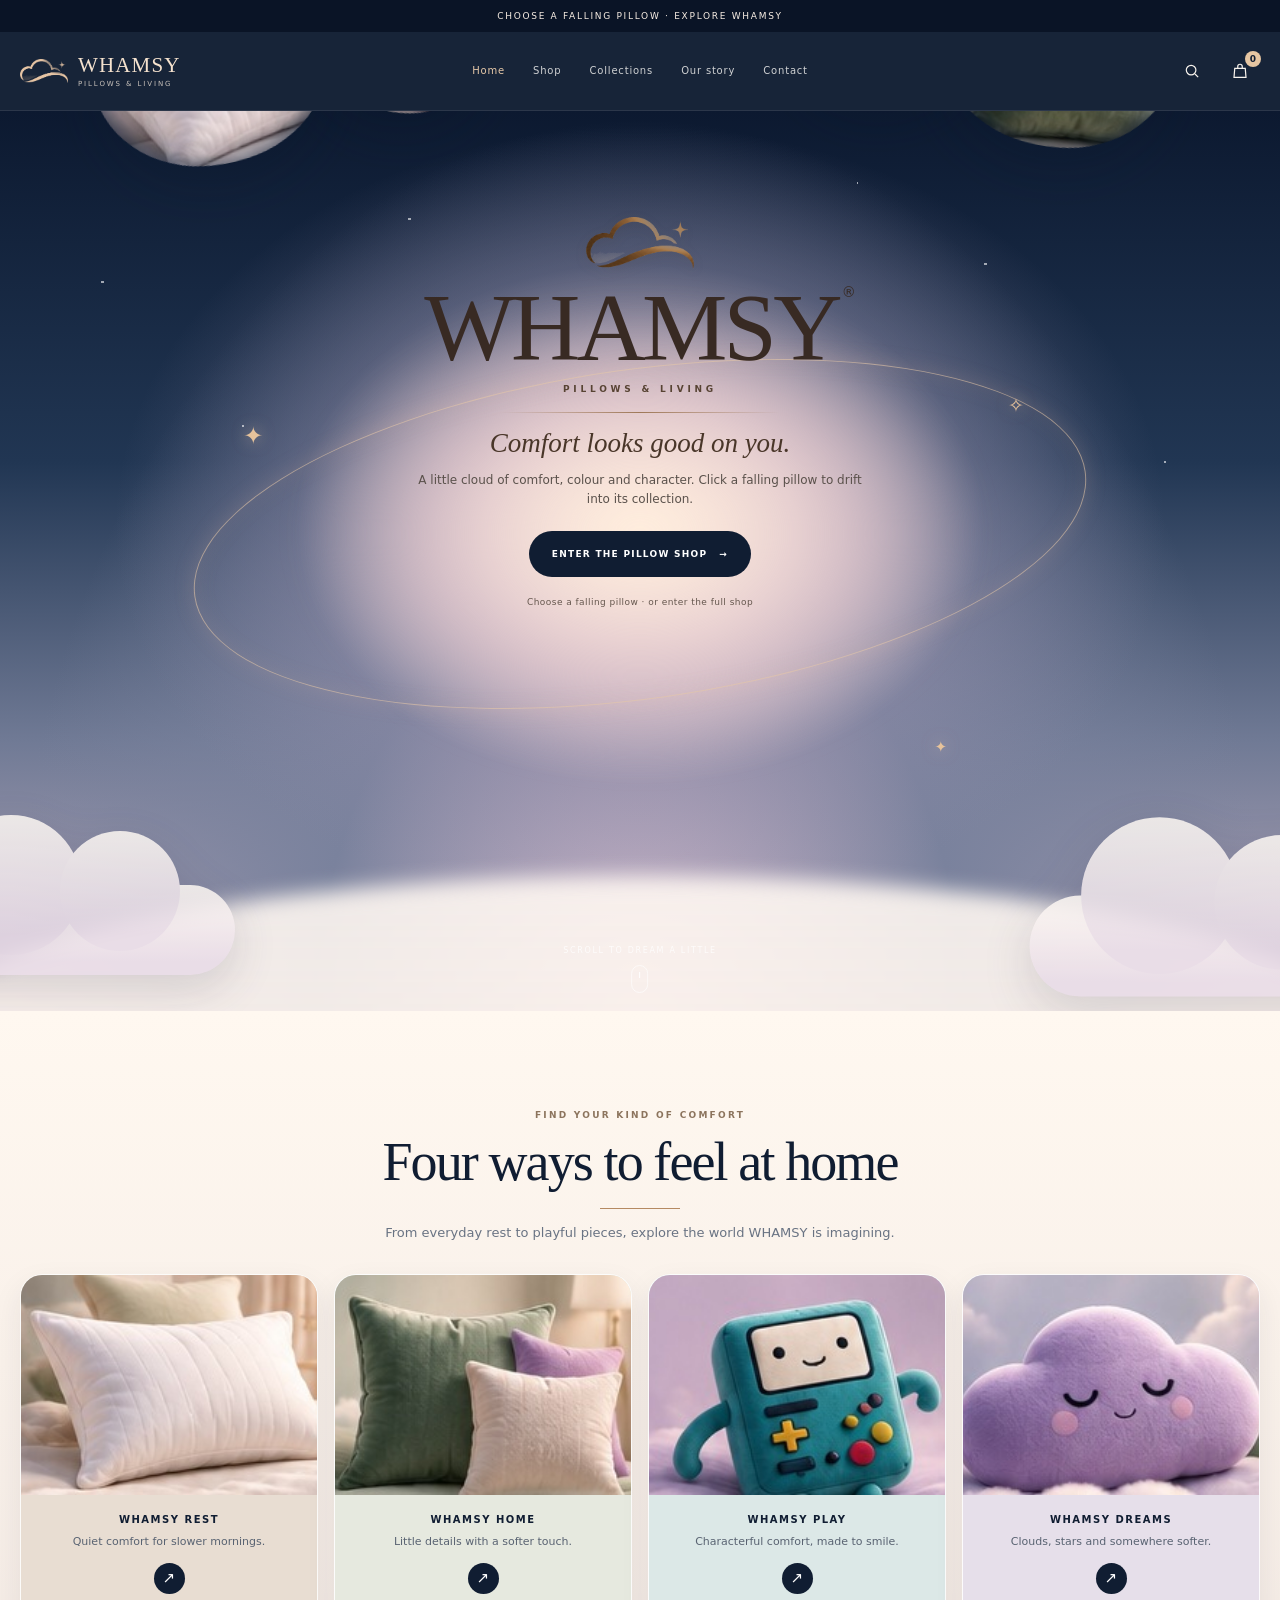
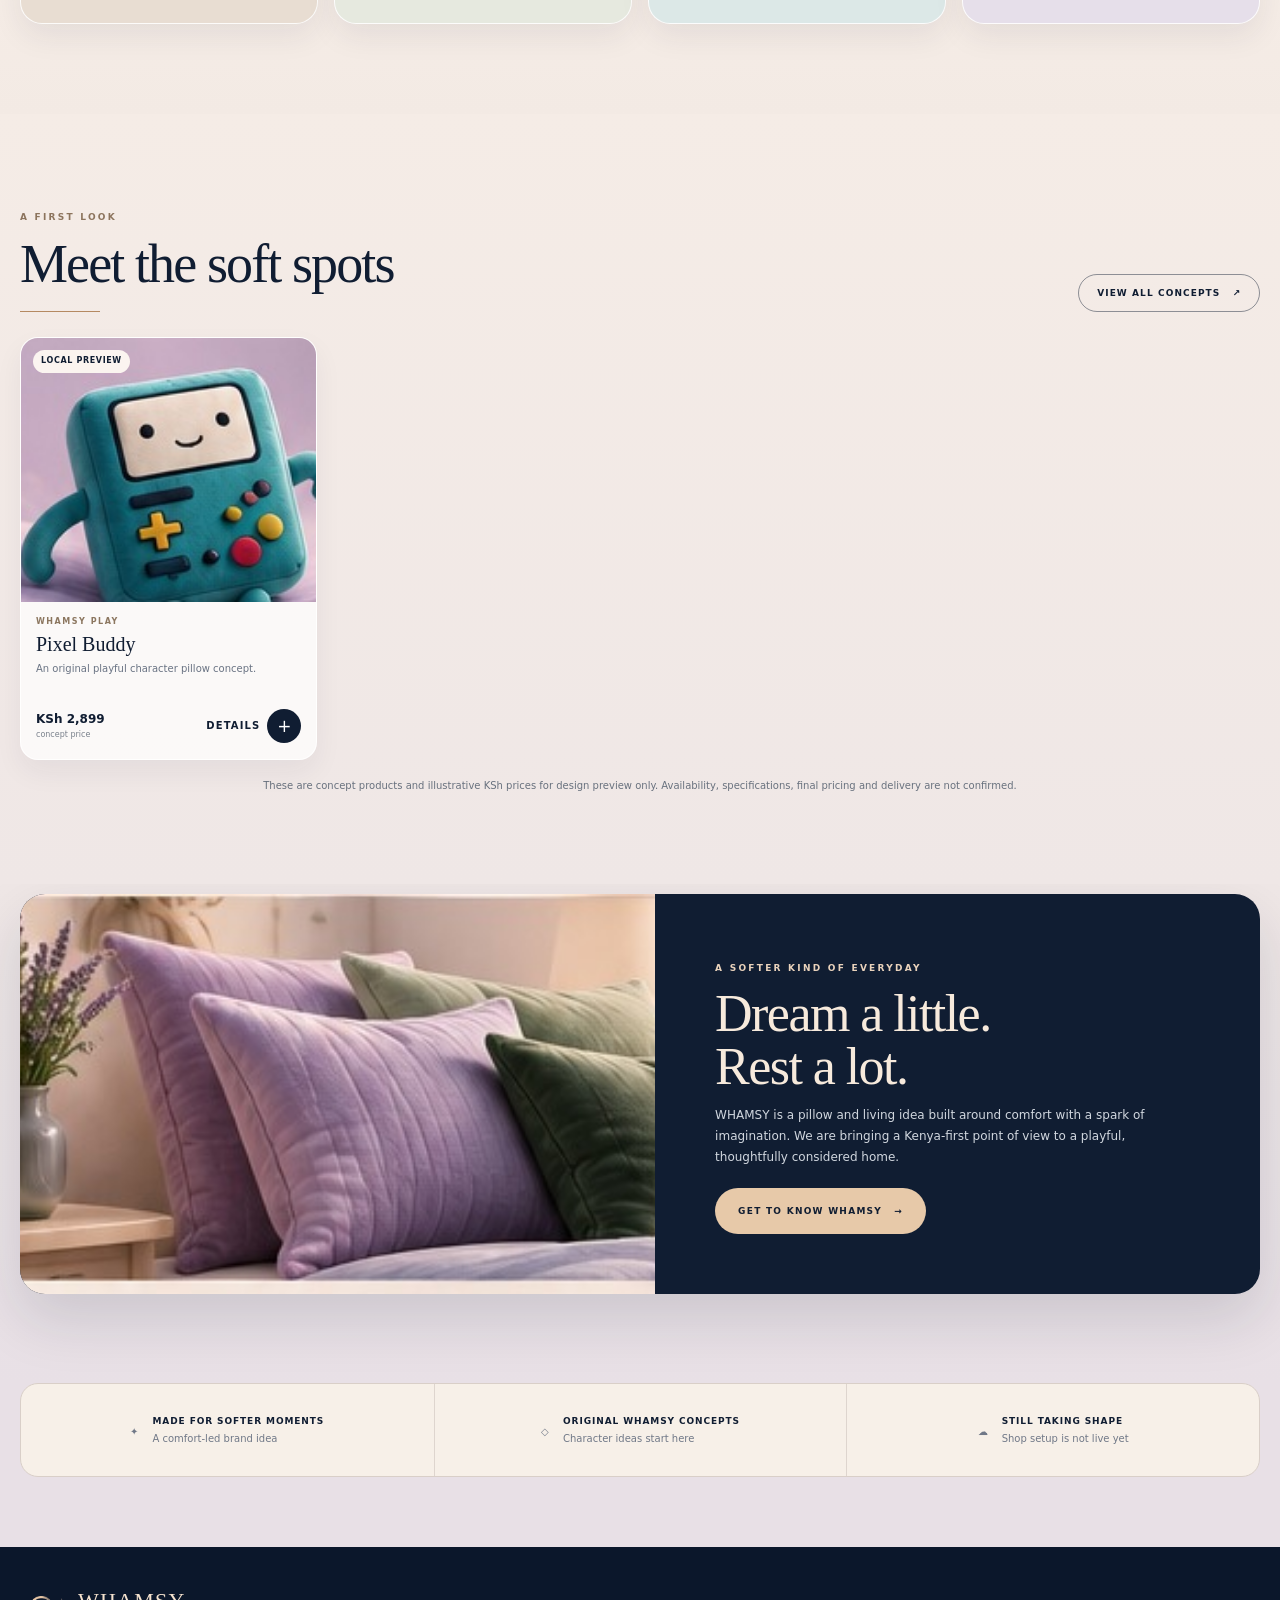
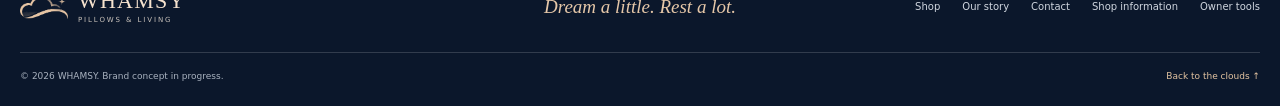
<file: index.html>
<!doctype html>
<html lang="en-KE">
<head>
  <meta charset="utf-8">
  <meta name="viewport" content="width=device-width, initial-scale=1">
  <meta name="theme-color" content="#101d32">
  <meta name="description" content="Meet WHAMSY: dreamy pillow and living concepts, designed to make comfort feel like you.">
  <title>WHAMSY | Comfort looks good on you</title>
  <link rel="stylesheet" href="styles.css">
  <script src="config.js" defer></script><script src="store.js" defer></script><script src="app.js" defer></script>
</head>
<body id="top">
  <div class="announcement">Choose a falling pillow · explore WHAMSY</div>
  <header class="site-header">
    <div class="header-inner">
      <a class="brand" href="index.html" aria-label="WHAMSY home">
        <img class="brand-mark" src="assets/whamsy-cloud-mark.png" alt="">
        <span class="brand-copy"><span class="brand-name">WHAMSY</span><span class="brand-descriptor">Pillows &amp; living</span></span>
      </a>
      <nav class="primary-nav" id="site-nav" data-primary-nav aria-label="Main navigation">
        <a href="index.html" aria-current="page">Home</a><a href="shop.html">Shop</a><a href="index.html#collections">Collections</a><a href="about.html">Our story</a><a href="contact.html">Contact</a>
      </nav>
      <div class="header-actions">
        <button class="icon-button" type="button" data-open-search aria-label="Search WHAMSY"><svg viewBox="0 0 24 24" aria-hidden="true"><circle cx="10.8" cy="10.8" r="6.4"></circle><path d="m16 16 4.2 4.2"></path></svg></button>
        <a class="icon-button bag-link" href="cart.html" aria-label="Shopping bag"><svg viewBox="0 0 24 24" aria-hidden="true"><path d="M5 8.5h14l1 12H4l1-12Z"></path><path d="M9 9V6a3 3 0 0 1 6 0v3"></path></svg><span class="bag-count" data-bag-count>0</span></a>
        <button class="menu-toggle" type="button" data-menu-toggle aria-expanded="false" aria-controls="site-nav" aria-label="Open menu"><svg viewBox="0 0 24 24" aria-hidden="true"><path d="M4 7h16M4 12h16M4 17h16"></path></svg></button>
      </div>
    </div>
  </header>

  <main>
    <section class="hero" id="home" aria-labelledby="hero-title">
      <div class="hero-glow" aria-hidden="true"></div><div class="hero-orbit" aria-hidden="true"></div>
      <a class="hero-pillow hero-pillow-a" href="shop.html?collection=REST" aria-label="Follow the falling cloud pillow to WHAMSY REST"><img src="assets/product-cloud.jpg" alt="Ivory WHAMSY REST pillow" fetchpriority="high"></a>
      <a class="hero-pillow hero-pillow-b" href="shop.html?collection=HOME" aria-label="Follow the falling sage pillow to WHAMSY HOME"><img src="assets/product-sage.jpg" alt="Sage WHAMSY HOME cushion" fetchpriority="high"></a>
      <a class="hero-pillow hero-pillow-c" href="shop.html?collection=DREAMS" aria-label="Follow the falling star pillow to WHAMSY DREAMS"><img src="assets/product-star.jpg" alt="Lavender WHAMSY DREAMS star pillow" loading="lazy"></a>
      <a class="hero-pillow hero-pillow-d" href="shop.html?collection=PLAY" aria-label="Follow the falling character pillow to WHAMSY PLAY"><img src="assets/product-royal.jpg" alt="WHAMSY PLAY character pillow" loading="lazy"></a>
      <span class="hero-star hero-star-one" aria-hidden="true">✦</span><span class="hero-star hero-star-two" aria-hidden="true">✧</span><span class="hero-star hero-star-three" aria-hidden="true">✦</span>
      <div class="hero-cloud hero-cloud-left" aria-hidden="true"></div><div class="hero-cloud hero-cloud-right" aria-hidden="true"></div>
      <div class="hero-content">
        <img class="hero-logo" src="assets/whamsy-cloud-mark.png" alt="WHAMSY cloud mark">
        <h1 class="hero-wordmark" id="hero-title">WHAMSY<sup>®</sup></h1>
        <div class="hero-descriptor">Pillows &amp; living</div><div class="hero-rule" aria-hidden="true"></div>
        <p class="hero-tagline">Comfort looks good on you.</p>
        <p class="hero-copy">A little cloud of comfort, colour and character. Click a falling pillow to drift into its collection.</p>
        <div class="hero-actions"><a class="button-primary" href="shop.html">Enter the pillow shop <span aria-hidden="true">→</span></a></div>
        <p class="hero-note">Choose a falling pillow · or enter the full shop</p>
      </div>
      <a class="scroll-cue" href="#collections" aria-label="Scroll to collections">Scroll to dream a little <span aria-hidden="true"></span></a>
    </section>

    <section class="section section-tint" id="collections" aria-labelledby="collections-title">
      <div class="section-inner">
        <div class="section-heading"><span class="eyebrow">Find your kind of comfort</span><h2 id="collections-title">Four ways to feel at home</h2><div class="heading-rule" aria-hidden="true"></div><p>From everyday rest to playful pieces, explore the world WHAMSY is imagining.</p></div>
        <div class="collection-grid">
          <a class="collection-card" href="shop.html?collection=REST" style="--collection-bg:#e8ddd2"><div class="collection-photo"><img src="assets/collection-rest.jpg" alt="Soft sleeping pillow concept for WHAMSY REST" loading="lazy"></div><div class="collection-copy"><h3>WHAMSY REST</h3><p>Quiet comfort for slower mornings.</p><span class="circle-arrow" aria-hidden="true">↗</span></div></a>
          <a class="collection-card" href="shop.html?collection=HOME" style="--collection-bg:#e6e9df"><div class="collection-photo"><img src="assets/collection-home.jpg" alt="Layered decorative cushions for WHAMSY HOME" loading="lazy"></div><div class="collection-copy"><h3>WHAMSY HOME</h3><p>Little details with a softer touch.</p><span class="circle-arrow" aria-hidden="true">↗</span></div></a>
          <a class="collection-card" href="shop.html?collection=PLAY" style="--collection-bg:#dce8e7"><div class="collection-photo"><img src="assets/collection-play.jpg" alt="Playful original character cushion concept" loading="lazy"></div><div class="collection-copy"><h3>WHAMSY PLAY</h3><p>Characterful comfort, made to smile.</p><span class="circle-arrow" aria-hidden="true">↗</span></div></a>
          <a class="collection-card" href="shop.html?collection=DREAMS" style="--collection-bg:#e6dfea"><div class="collection-photo"><img src="assets/collection-dreams.jpg" alt="Dreamy cloud and star cushion concepts" loading="lazy"></div><div class="collection-copy"><h3>WHAMSY DREAMS</h3><p>Clouds, stars and somewhere softer.</p><span class="circle-arrow" aria-hidden="true">↗</span></div></a>
        </div>
      </div>
    </section>

    <section class="section featured-section" aria-labelledby="featured-title">
      <div class="section-inner">
        <div class="section-topline"><div class="section-heading"><span class="eyebrow">A first look</span><h2 id="featured-title">Meet the soft spots</h2><div class="heading-rule" aria-hidden="true"></div></div><a class="outline-link" href="shop.html">View all concepts <span aria-hidden="true">↗</span></a></div>
        <div class="product-grid" data-product-grid="featured" aria-live="polite"></div>
        <p class="preview-disclaimer">These are concept products and illustrative KSh prices for design preview only. Availability, specifications, final pricing and delivery are not confirmed.</p>
      </div>
    </section>

    <section class="section story-section" aria-labelledby="story-title">
      <div class="section-inner"><div class="story-panel"><div class="story-image"><img src="assets/story-pillows.jpg" alt="A warm, imaginative arrangement of soft pillows" loading="lazy"></div><div class="story-copy"><span class="eyebrow eyebrow-light">A softer kind of everyday</span><h2 id="story-title">Dream a little.<br>Rest a lot.</h2><p>WHAMSY is a pillow and living idea built around comfort with a spark of imagination. We are bringing a Kenya-first point of view to a playful, thoughtfully considered home.</p><a class="button-light" href="about.html">Get to know WHAMSY <span aria-hidden="true">→</span></a></div></div></div>
    </section>

    <section class="promise-strip" aria-label="About this preview">
      <div class="promise-inner"><div class="promise-item"><span class="promise-icon" aria-hidden="true">✦</span><div><strong>Made for softer moments</strong><span>A comfort-led brand idea</span></div></div><div class="promise-item"><span class="promise-icon" aria-hidden="true">◇</span><div><strong>Original WHAMSY concepts</strong><span>Character ideas start here</span></div></div><div class="promise-item"><span class="promise-icon" aria-hidden="true">☁</span><div><strong>Still taking shape</strong><span>Shop setup is not live yet</span></div></div></div>
    </section>
  </main>

  <footer class="site-footer"><div class="footer-inner"><div class="footer-top"><a class="brand footer-brand" href="index.html"><img class="brand-mark" src="assets/whamsy-cloud-mark.png" alt=""><span class="brand-copy"><span class="brand-name">WHAMSY</span><span class="brand-descriptor">Pillows &amp; living</span></span></a><div class="footer-motto">Dream a little. Rest a lot.</div><nav class="footer-links" aria-label="Footer navigation"><a href="shop.html">Shop</a><a href="about.html">Our story</a><a href="contact.html">Contact</a><a href="policies.html">Shop information</a><a href="admin.html">Owner tools</a></nav></div><div class="footer-bottom"><span>© <span data-current-year></span> WHAMSY. Brand concept in progress.</span><a href="#home">Back to the clouds ↑</a></div></div></footer>
</body>
</html>
</file>
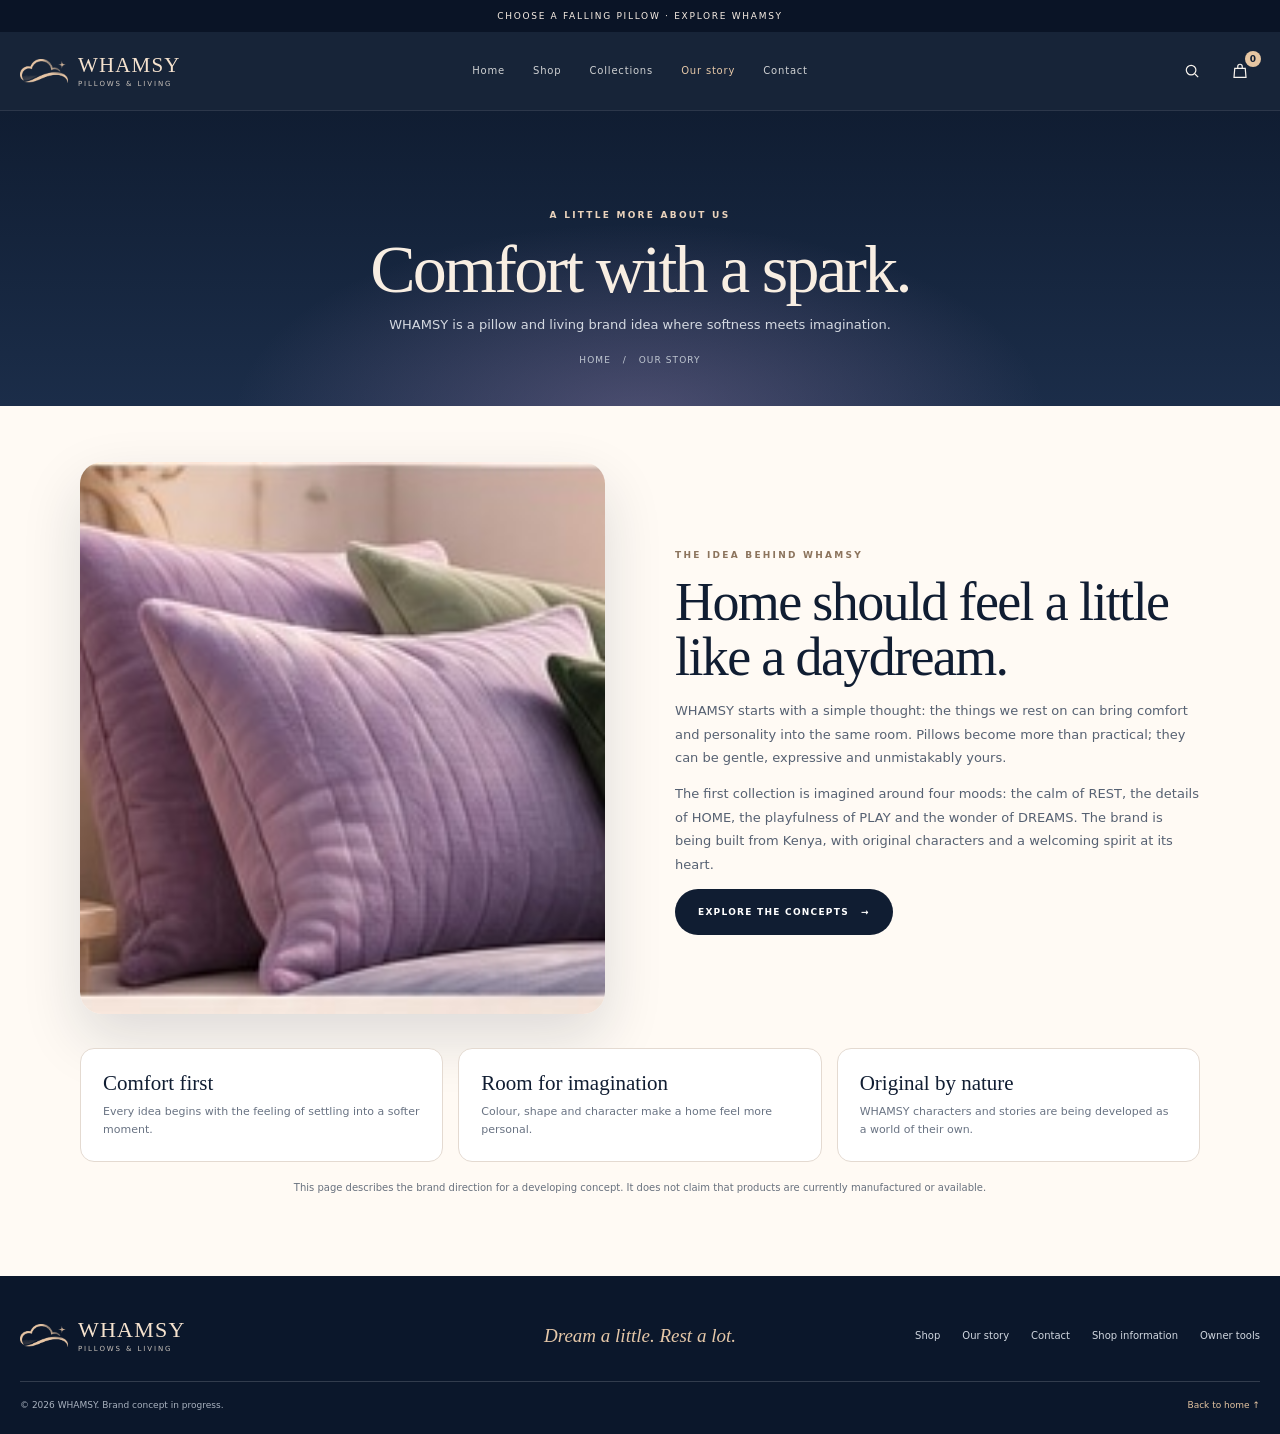
<file: about.html>
<!doctype html>
<html lang="en-KE">
<head><meta charset="utf-8"><meta name="viewport" content="width=device-width, initial-scale=1"><meta name="theme-color" content="#101d32"><meta name="description" content="The WHAMSY idea: comfort, imagination and a softer feeling at home."><title>Our story | WHAMSY</title><link rel="stylesheet" href="styles.css"><script src="config.js" defer></script><script src="store.js" defer></script><script src="app.js" defer></script></head>
<body id="top">
  <div class="announcement">Choose a falling pillow · explore WHAMSY</div>
  <header class="site-header"><div class="header-inner"><a class="brand" href="index.html" aria-label="WHAMSY home"><img class="brand-mark" src="assets/whamsy-cloud-mark.png" alt=""><span class="brand-copy"><span class="brand-name">WHAMSY</span><span class="brand-descriptor">Pillows &amp; living</span></span></a><nav class="primary-nav" id="site-nav" data-primary-nav aria-label="Main navigation"><a href="index.html">Home</a><a href="shop.html">Shop</a><a href="index.html#collections">Collections</a><a href="about.html" aria-current="page">Our story</a><a href="contact.html">Contact</a></nav><div class="header-actions"><button class="icon-button" type="button" data-open-search aria-label="Search WHAMSY"><svg viewBox="0 0 24 24" aria-hidden="true"><circle cx="10.8" cy="10.8" r="6.4"></circle><path d="m16 16 4.2 4.2"></path></svg></button><a class="icon-button bag-link" href="cart.html" aria-label="Shopping bag"><svg viewBox="0 0 24 24" aria-hidden="true"><path d="M5 8.5h14l1 12H4l1-12Z"></path><path d="M9 9V6a3 3 0 0 1 6 0v3"></path></svg><span class="bag-count" data-bag-count>0</span></a><button class="menu-toggle" type="button" data-menu-toggle aria-expanded="false" aria-controls="site-nav" aria-label="Open menu"><svg viewBox="0 0 24 24" aria-hidden="true"><path d="M4 7h16M4 12h16M4 17h16"></path></svg></button></div></div></header>
  <main><section class="page-intro"><div class="page-intro-inner"><span class="eyebrow eyebrow-light">A little more about us</span><h1>Comfort with a spark.</h1><p>WHAMSY is a pillow and living brand idea where softness meets imagination.</p><div class="breadcrumb"><a href="index.html">Home</a> &nbsp; / &nbsp; Our story</div></div></section>
    <section class="content-wrap"><div class="story-page-grid"><div class="story-page-image"><img src="assets/story-pillows.jpg" alt="A welcoming arrangement of pillows in a soft, dreamy room" loading="lazy"></div><div class="story-page-copy"><span class="eyebrow">The idea behind WHAMSY</span><h2>Home should feel a little like a daydream.</h2><p>WHAMSY starts with a simple thought: the things we rest on can bring comfort and personality into the same room. Pillows become more than practical; they can be gentle, expressive and unmistakably yours.</p><p>The first collection is imagined around four moods: the calm of REST, the details of HOME, the playfulness of PLAY and the wonder of DREAMS. The brand is being built from Kenya, with original characters and a welcoming spirit at its heart.</p><a class="button-primary" href="shop.html">Explore the concepts <span aria-hidden="true">→</span></a></div></div><div class="values-grid"><article class="value-card"><h3>Comfort first</h3><p>Every idea begins with the feeling of settling into a softer moment.</p></article><article class="value-card"><h3>Room for imagination</h3><p>Colour, shape and character make a home feel more personal.</p></article><article class="value-card"><h3>Original by nature</h3><p>WHAMSY characters and stories are being developed as a world of their own.</p></article></div><p class="preview-disclaimer">This page describes the brand direction for a developing concept. It does not claim that products are currently manufactured or available.</p></section>
  </main>
  <footer class="site-footer"><div class="footer-inner"><div class="footer-top"><a class="brand footer-brand" href="index.html"><img class="brand-mark" src="assets/whamsy-cloud-mark.png" alt=""><span class="brand-copy"><span class="brand-name">WHAMSY</span><span class="brand-descriptor">Pillows &amp; living</span></span></a><div class="footer-motto">Dream a little. Rest a lot.</div><nav class="footer-links" aria-label="Footer navigation"><a href="shop.html">Shop</a><a href="about.html">Our story</a><a href="contact.html">Contact</a><a href="policies.html">Shop information</a><a href="admin.html">Owner tools</a></nav></div><div class="footer-bottom"><span>© <span data-current-year></span> WHAMSY. Brand concept in progress.</span><a href="index.html">Back to home ↑</a></div></div></footer>
</body></html>
</file>
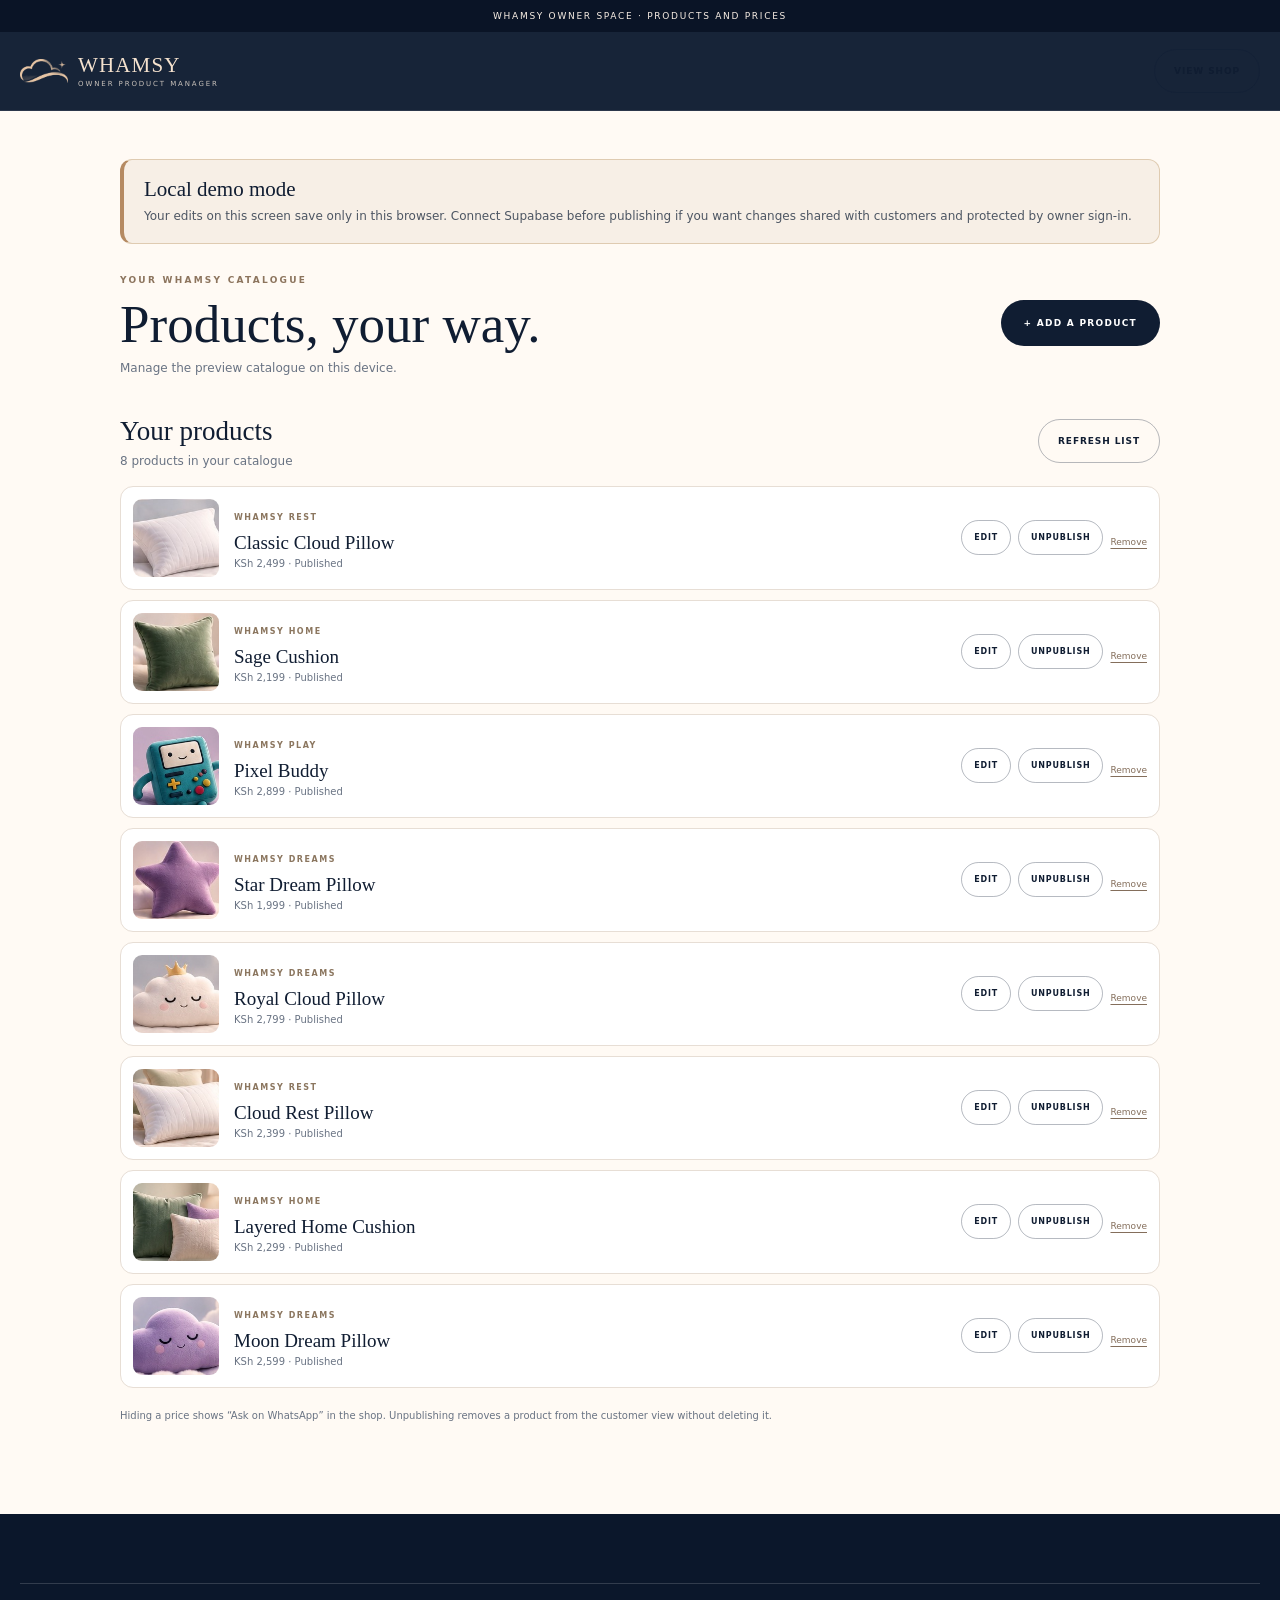
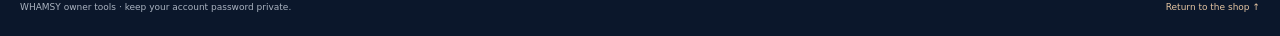
<file: admin.html>
<!doctype html>
<html lang="en-KE">
<head>
  <meta charset="utf-8"><meta name="viewport" content="width=device-width, initial-scale=1"><meta name="theme-color" content="#101d32">
  <meta name="robots" content="noindex,nofollow"><meta name="description" content="WHAMSY owner product manager.">
  <title>Owner product manager | WHAMSY</title>
  <link rel="stylesheet" href="styles.css"><link rel="stylesheet" href="admin.css">
  <script src="config.js" defer></script><script src="store.js" defer></script><script src="admin.js" defer></script>
</head>
<body id="top" class="admin-page">
  <div class="announcement">WHAMSY owner space · products and prices</div>
  <header class="site-header"><div class="admin-header"><a class="brand" href="index.html"><img class="brand-mark" src="assets/whamsy-cloud-mark.png" alt=""><span class="brand-copy"><span class="brand-name">WHAMSY</span><span class="brand-descriptor">Owner product manager</span></span></a><div class="admin-header-actions"><a class="button-secondary" href="index.html">View shop</a><button class="button-secondary" type="button" data-sign-out hidden>Sign out</button></div></div></header>
  <main class="admin-main">
    <section class="admin-setup-callout" data-admin-mode hidden><strong>Local demo mode</strong><p>Your edits on this screen save only in this browser. Connect Supabase before publishing if you want changes shared with customers and protected by owner sign-in.</p></section>
    <section class="admin-setup-callout admin-setup-callout-live" data-supabase-needed hidden><strong>Connect the online catalogue</strong><p>Add your Supabase project URL and publishable key in <code>config.js</code>, then run the one-time database setup in <code>supabase/schema.sql</code>. See <code>SUPABASE_SETUP.md</code>.</p></section>
    <section class="admin-login-card" data-admin-login hidden>
      <span class="eyebrow">Owner sign-in</span><h1>Welcome back.</h1><p class="form-intro">Use the email and password for the WHAMSY owner account.</p>
      <form data-login-form><label class="field"><span>Email</span><input name="email" type="email" required autocomplete="username"></label><label class="field"><span>Password</span><input name="password" type="password" required autocomplete="current-password"></label><button class="button-primary" type="submit">Sign in securely</button><p class="form-status" data-login-status role="status" aria-live="polite"></p></form>
    </section>
    <section class="admin-dashboard" data-admin-dashboard hidden>
      <div class="admin-heading"><div><span class="eyebrow">Your WHAMSY catalogue</span><h1>Products, your way.</h1><p data-admin-greeting></p></div><button class="button-primary" type="button" data-new-product>+ Add a product</button></div>
      <div class="admin-editor" data-product-editor hidden>
        <div class="admin-editor-heading"><div><span class="eyebrow">Product details</span><h2 data-editor-title>Add a pillow</h2></div><button class="close-button" type="button" data-cancel-editor aria-label="Close editor">×</button></div>
        <form data-product-form>
          <input type="hidden" name="id"><input type="hidden" name="slug"><input type="hidden" name="image_path">
          <div class="admin-form-grid">
            <label class="field"><span>Product name</span><input name="name" required maxlength="90" placeholder="e.g. Cloud Rest Pillow"></label>
            <label class="field"><span>Collection</span><select name="category" required><option value="REST">WHAMSY REST</option><option value="HOME">WHAMSY HOME</option><option value="PLAY">WHAMSY PLAY</option><option value="DREAMS">WHAMSY DREAMS</option></select></label>
            <label class="field"><span>Price in KSh</span><input name="price_ksh" type="number" min="0" step="1" inputmode="numeric" placeholder="e.g. 2500"></label>
            <label class="field"><span>Availability</span><select name="availability"><option value="in_stock">Available to enquire</option><option value="made_to_order">Made to order</option><option value="sold_out">Sold out</option></select></label>
            <label class="field field-full"><span>Description</span><textarea name="description" required maxlength="500" placeholder="Describe the pillow, feel and use."></textarea></label>
            <label class="field"><span>Materials &amp; filling</span><input name="materials" maxlength="120" placeholder="Optional"></label>
            <label class="field"><span>Dimensions</span><input name="dimensions" maxlength="120" placeholder="Optional"></label>
            <label class="field"><span>Care instructions</span><input name="care_instructions" maxlength="180" placeholder="Optional"></label>
            <label class="field"><span>Sort order</span><input name="sort_order" type="number" step="1" value="100"></label>
            <label class="field field-full"><span>Product image URL</span><input name="image_url" type="url" placeholder="Paste an image link, or upload below"></label>
            <label class="field field-full"><span>Upload product image (online store)</span><input name="image_file" type="file" accept="image/jpeg,image/png,image/webp"><small>JPG, PNG or WebP · up to 5 MB. In local demo mode use an image URL instead.</small></label>
          </div>
          <div class="admin-image-preview"><img data-image-preview alt="Product image preview" hidden><span data-image-empty>Product image preview</span></div>
          <div class="admin-checks"><label><input name="show_price" type="checkbox" checked><span>Display price to customers</span></label><label><input name="is_active" type="checkbox"><span>Publish this product in the shop</span></label><label><input name="is_featured" type="checkbox"><span>Feature on the homepage</span></label></div>
          <div class="admin-editor-actions"><button class="button-primary" type="submit" data-save-product>Save product</button><button class="button-secondary" type="button" data-cancel-editor>Cancel</button></div>
          <p class="form-status" data-product-status role="status" aria-live="polite"></p>
        </form>
      </div>
      <div class="admin-list-heading"><div><h2>Your products</h2><p data-product-count></p></div><button class="button-secondary" type="button" data-refresh-products>Refresh list</button></div>
      <div class="admin-product-list" data-admin-products aria-live="polite"></div>
      <p class="admin-footnote">Hiding a price shows “Ask on WhatsApp” in the shop. Unpublishing removes a product from the customer view without deleting it.</p>
    </section>
  </main>
  <footer class="site-footer"><div class="footer-inner"><div class="footer-bottom"><span>WHAMSY owner tools · keep your account password private.</span><a href="index.html">Return to the shop ↑</a></div></div></footer>
</body></html>
</file>
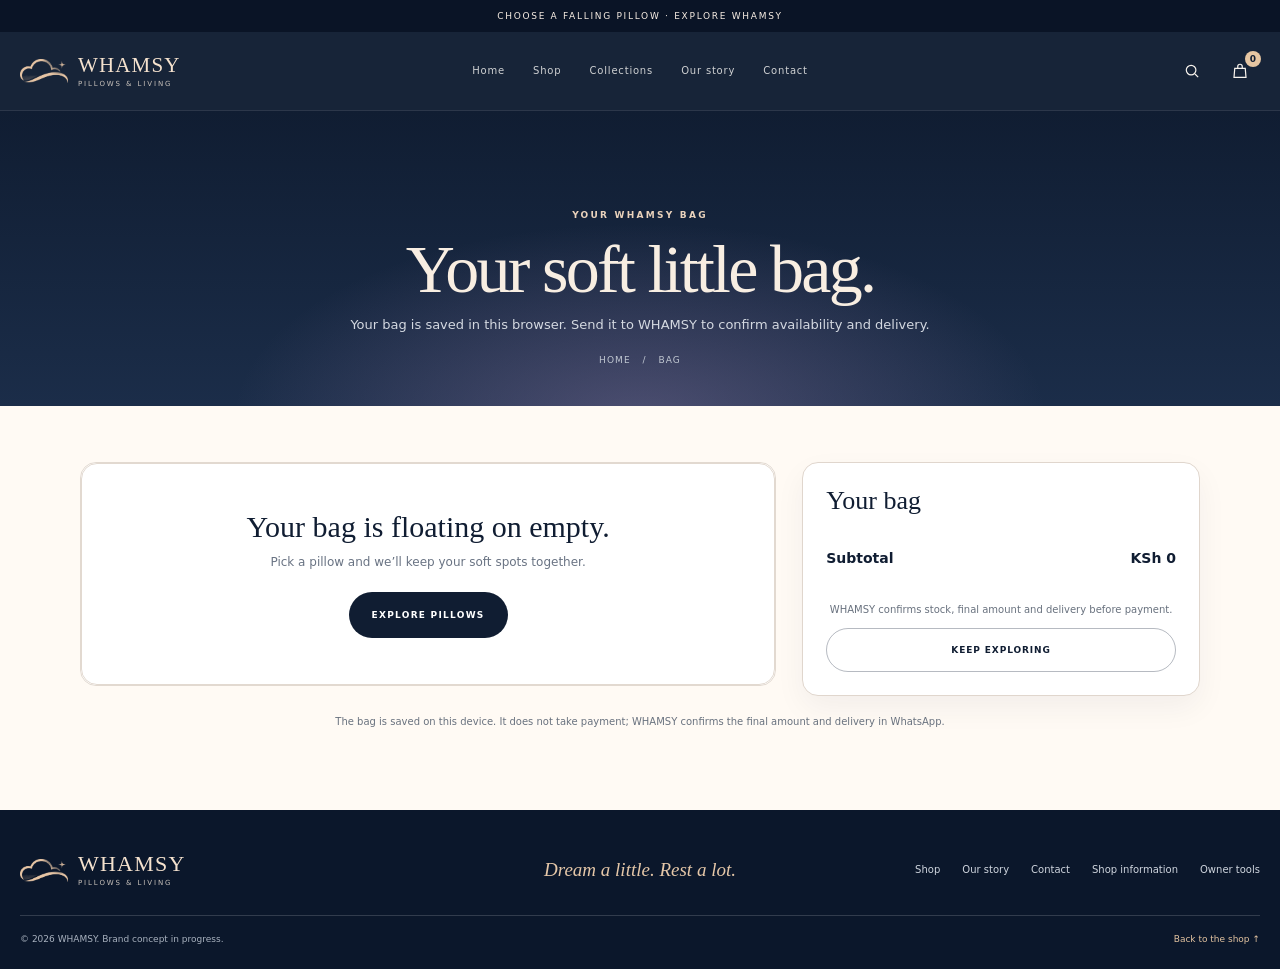
<file: cart.html>
<!doctype html>
<html lang="en-KE">
<head><meta charset="utf-8"><meta name="viewport" content="width=device-width, initial-scale=1"><meta name="theme-color" content="#101d32"><meta name="description" content="Review your WHAMSY pillow bag."><title>Your bag | WHAMSY</title><link rel="stylesheet" href="styles.css"><script src="config.js" defer></script><script src="store.js" defer></script><script src="app.js" defer></script></head>
<body id="top">
  <div class="announcement">Choose a falling pillow · explore WHAMSY</div>
  <header class="site-header"><div class="header-inner"><a class="brand" href="index.html" aria-label="WHAMSY home"><img class="brand-mark" src="assets/whamsy-cloud-mark.png" alt=""><span class="brand-copy"><span class="brand-name">WHAMSY</span><span class="brand-descriptor">Pillows &amp; living</span></span></a><nav class="primary-nav" id="site-nav" data-primary-nav aria-label="Main navigation"><a href="index.html">Home</a><a href="shop.html">Shop</a><a href="index.html#collections">Collections</a><a href="about.html">Our story</a><a href="contact.html">Contact</a></nav><div class="header-actions"><button class="icon-button" type="button" data-open-search aria-label="Search WHAMSY"><svg viewBox="0 0 24 24" aria-hidden="true"><circle cx="10.8" cy="10.8" r="6.4"></circle><path d="m16 16 4.2 4.2"></path></svg></button><a class="icon-button bag-link" href="cart.html" aria-label="Shopping bag"><svg viewBox="0 0 24 24" aria-hidden="true"><path d="M5 8.5h14l1 12H4l1-12Z"></path><path d="M9 9V6a3 3 0 0 1 6 0v3"></path></svg><span class="bag-count" data-bag-count>0</span></a><button class="menu-toggle" type="button" data-menu-toggle aria-expanded="false" aria-controls="site-nav" aria-label="Open menu"><svg viewBox="0 0 24 24" aria-hidden="true"><path d="M4 7h16M4 12h16M4 17h16"></path></svg></button></div></div></header>
  <main><section class="page-intro"><div class="page-intro-inner"><span class="eyebrow eyebrow-light">Your WHAMSY bag</span><h1>Your soft little bag.</h1><p>Your bag is saved in this browser. Send it to WHAMSY to confirm availability and delivery.</p><div class="breadcrumb"><a href="index.html">Home</a> &nbsp; / &nbsp; Bag</div></div></section><section class="content-wrap"><div class="cart-layout"><div class="cart-list" data-cart-page aria-live="polite"></div><aside class="summary-card" data-cart-summary aria-label="Bag summary"></aside></div><p class="preview-disclaimer">The bag is saved on this device. It does not take payment; WHAMSY confirms the final amount and delivery in WhatsApp.</p></section></main>
  <footer class="site-footer"><div class="footer-inner"><div class="footer-top"><a class="brand footer-brand" href="index.html"><img class="brand-mark" src="assets/whamsy-cloud-mark.png" alt=""><span class="brand-copy"><span class="brand-name">WHAMSY</span><span class="brand-descriptor">Pillows &amp; living</span></span></a><div class="footer-motto">Dream a little. Rest a lot.</div><nav class="footer-links" aria-label="Footer navigation"><a href="shop.html">Shop</a><a href="about.html">Our story</a><a href="contact.html">Contact</a><a href="policies.html">Shop information</a><a href="admin.html">Owner tools</a></nav></div><div class="footer-bottom"><span>© <span data-current-year></span> WHAMSY. Brand concept in progress.</span><a href="shop.html">Back to the shop ↑</a></div></div></footer>
</body></html>
</file>
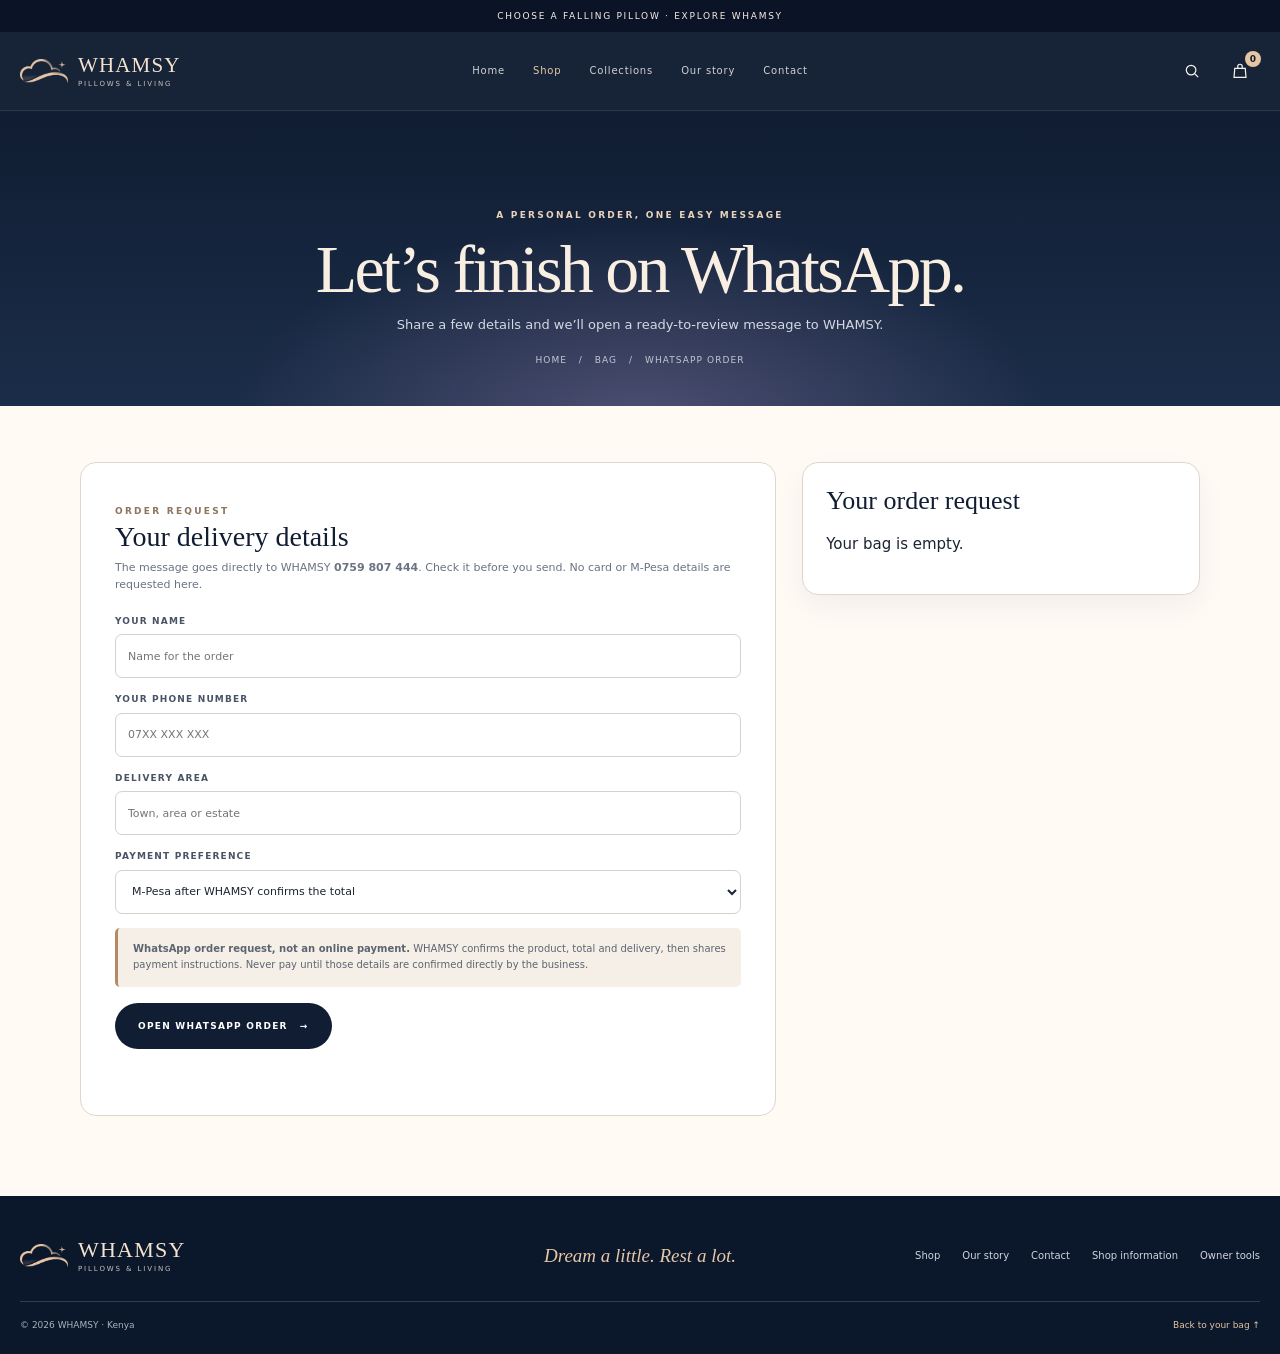
<file: checkout.html>
<!doctype html>
<html lang="en-KE">
<head><meta charset="utf-8"><meta name="viewport" content="width=device-width, initial-scale=1"><meta name="theme-color" content="#101d32"><meta name="description" content="Send a WHAMSY pillow order request through WhatsApp."><title>Order on WhatsApp | WHAMSY</title><link rel="stylesheet" href="styles.css"><script src="config.js" defer></script><script src="store.js" defer></script><script src="app.js" defer></script></head>
<body id="top">
  <div class="announcement">Choose a falling pillow · explore WHAMSY</div>
  <header class="site-header"><div class="header-inner"><a class="brand" href="index.html" aria-label="WHAMSY home"><img class="brand-mark" src="assets/whamsy-cloud-mark.png" alt=""><span class="brand-copy"><span class="brand-name">WHAMSY</span><span class="brand-descriptor">Pillows &amp; living</span></span></a><nav class="primary-nav" id="site-nav" data-primary-nav aria-label="Main navigation"><a href="index.html">Home</a><a href="shop.html" aria-current="page">Shop</a><a href="index.html#collections">Collections</a><a href="about.html">Our story</a><a href="contact.html">Contact</a></nav><div class="header-actions"><button class="icon-button" type="button" data-open-search aria-label="Search WHAMSY"><svg viewBox="0 0 24 24" aria-hidden="true"><circle cx="10.8" cy="10.8" r="6.4"></circle><path d="m16 16 4.2 4.2"></path></svg></button><a class="icon-button bag-link" href="cart.html" aria-label="Shopping bag"><svg viewBox="0 0 24 24" aria-hidden="true"><path d="M5 8.5h14l1 12H4l1-12Z"></path><path d="M9 9V6a3 3 0 0 1 6 0v3"></path></svg><span class="bag-count" data-bag-count>0</span></a><button class="menu-toggle" type="button" data-menu-toggle aria-expanded="false" aria-controls="site-nav" aria-label="Open menu"><svg viewBox="0 0 24 24" aria-hidden="true"><path d="M4 7h16M4 12h16M4 17h16"></path></svg></button></div></div></header>
  <main><section class="page-intro"><div class="page-intro-inner"><span class="eyebrow eyebrow-light">A personal order, one easy message</span><h1>Let’s finish on WhatsApp.</h1><p>Share a few details and we’ll open a ready-to-review message to WHAMSY.</p><div class="breadcrumb"><a href="index.html">Home</a> &nbsp; / &nbsp; <a href="cart.html">Bag</a> &nbsp; / &nbsp; WhatsApp order</div></div></section>
    <section class="content-wrap"><div class="checkout-layout"><section class="form-card" data-order-request><span class="eyebrow">Order request</span><h2>Your delivery details</h2><p class="form-intro">The message goes directly to WHAMSY <strong>0759 807 444</strong>. Check it before you send. No card or M-Pesa details are requested here.</p><label class="field"><span>Your name</span><input name="customer_name" required autocomplete="name" maxlength="80" placeholder="Name for the order"></label><label class="field"><span>Your phone number</span><input name="customer_phone" type="tel" required autocomplete="tel" maxlength="35" placeholder="07XX XXX XXX"></label><label class="field"><span>Delivery area</span><input name="delivery_area" required autocomplete="street-address" maxlength="180" placeholder="Town, area or estate"></label><label class="field"><span>Payment preference</span><select name="payment_preference"><option value="M-Pesa after WHAMSY confirms the total">M-Pesa after WHAMSY confirms the total</option><option value="Discuss payment with WHAMSY">Discuss another option with WHAMSY</option></select></label><div class="payment-pending"><strong>WhatsApp order request, not an online payment.</strong> WHAMSY confirms the product, total and delivery, then shares payment instructions. Never pay until those details are confirmed directly by the business.</div><button class="button-primary" type="button" data-send-whatsapp>Open WhatsApp order <span aria-hidden="true">→</span></button><p class="form-status" data-order-status role="status" aria-live="polite"></p></section><aside class="summary-card" data-checkout-summary aria-label="Order request summary"></aside></div></section>
  </main>
  <footer class="site-footer"><div class="footer-inner"><div class="footer-top"><a class="brand footer-brand" href="index.html"><img class="brand-mark" src="assets/whamsy-cloud-mark.png" alt=""><span class="brand-copy"><span class="brand-name">WHAMSY</span><span class="brand-descriptor">Pillows &amp; living</span></span></a><div class="footer-motto">Dream a little. Rest a lot.</div><nav class="footer-links" aria-label="Footer navigation"><a href="shop.html">Shop</a><a href="about.html">Our story</a><a href="contact.html">Contact</a><a href="policies.html">Shop information</a><a href="admin.html">Owner tools</a></nav></div><div class="footer-bottom"><span>© <span data-current-year></span> WHAMSY · Kenya</span><a href="cart.html">Back to your bag ↑</a></div></div></footer>
</body></html>
</file>
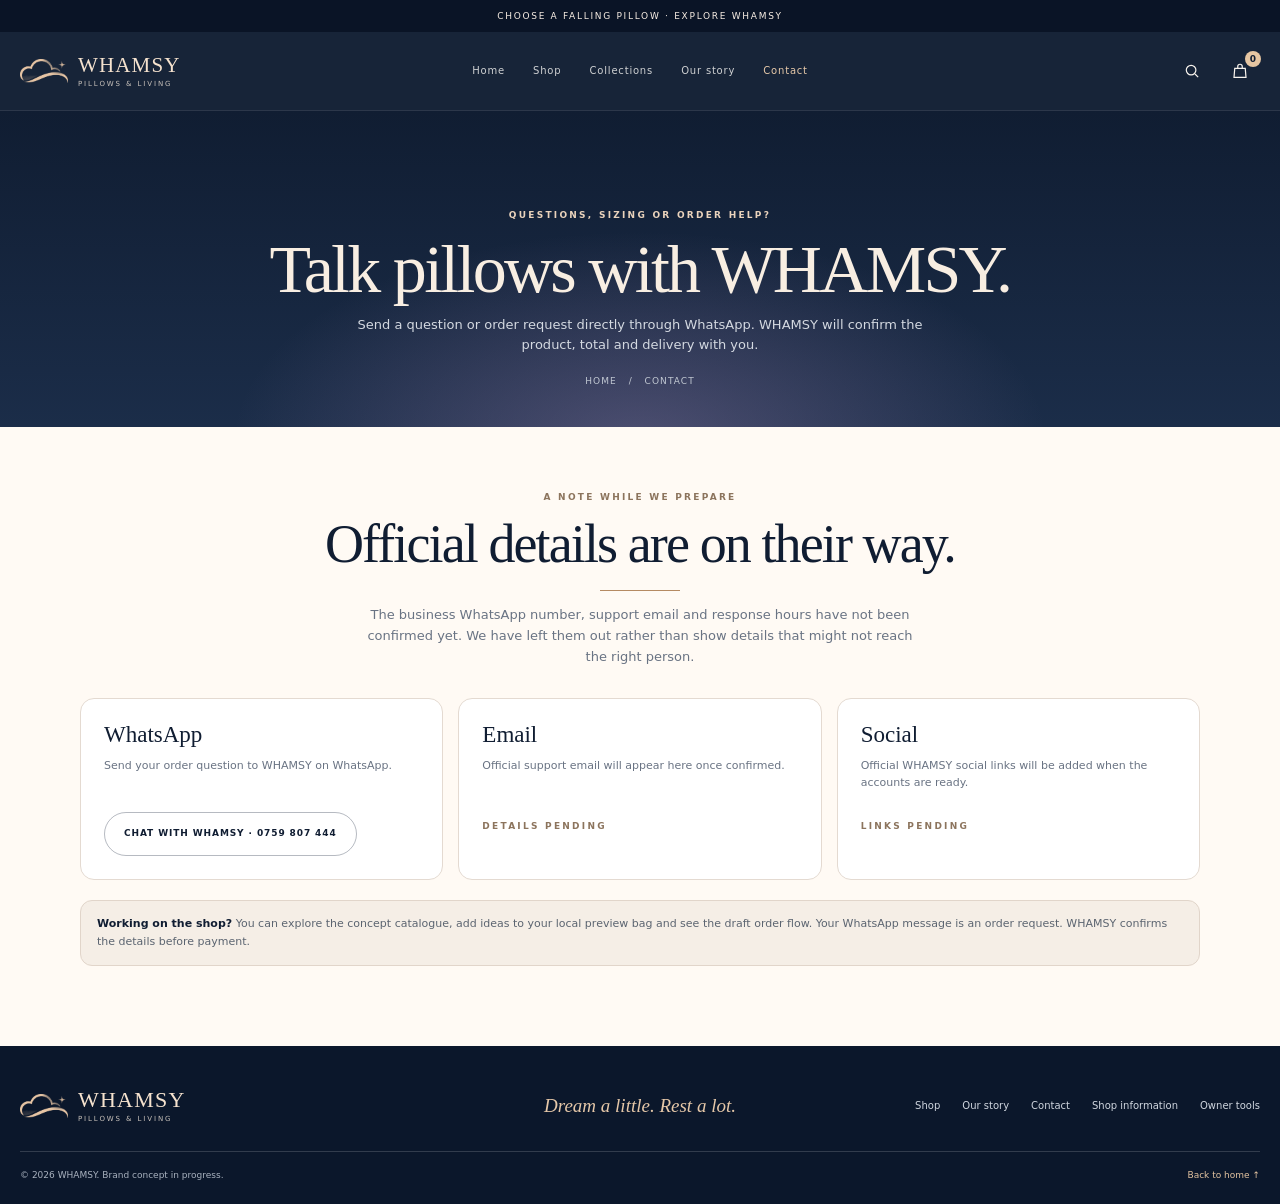
<file: contact.html>
<!doctype html>
<html lang="en-KE">
<head><meta charset="utf-8"><meta name="viewport" content="width=device-width, initial-scale=1"><meta name="theme-color" content="#101d32"><meta name="description" content="Contact information for WHAMSY will be published when official support channels are ready."><title>Contact | WHAMSY</title><link rel="stylesheet" href="styles.css"><script src="config.js" defer></script><script src="store.js" defer></script><script src="app.js" defer></script></head>
<body id="top">
  <div class="announcement">Choose a falling pillow · explore WHAMSY</div>
  <header class="site-header"><div class="header-inner"><a class="brand" href="index.html" aria-label="WHAMSY home"><img class="brand-mark" src="assets/whamsy-cloud-mark.png" alt=""><span class="brand-copy"><span class="brand-name">WHAMSY</span><span class="brand-descriptor">Pillows &amp; living</span></span></a><nav class="primary-nav" id="site-nav" data-primary-nav aria-label="Main navigation"><a href="index.html">Home</a><a href="shop.html">Shop</a><a href="index.html#collections">Collections</a><a href="about.html">Our story</a><a href="contact.html" aria-current="page">Contact</a></nav><div class="header-actions"><button class="icon-button" type="button" data-open-search aria-label="Search WHAMSY"><svg viewBox="0 0 24 24" aria-hidden="true"><circle cx="10.8" cy="10.8" r="6.4"></circle><path d="m16 16 4.2 4.2"></path></svg></button><a class="icon-button bag-link" href="cart.html" aria-label="Shopping bag"><svg viewBox="0 0 24 24" aria-hidden="true"><path d="M5 8.5h14l1 12H4l1-12Z"></path><path d="M9 9V6a3 3 0 0 1 6 0v3"></path></svg><span class="bag-count" data-bag-count>0</span></a><button class="menu-toggle" type="button" data-menu-toggle aria-expanded="false" aria-controls="site-nav" aria-label="Open menu"><svg viewBox="0 0 24 24" aria-hidden="true"><path d="M4 7h16M4 12h16M4 17h16"></path></svg></button></div></div></header>
  <main><section class="page-intro"><div class="page-intro-inner"><span class="eyebrow eyebrow-light">Questions, sizing or order help?</span><h1>Talk pillows with WHAMSY.</h1><p>Send a question or order request directly through WhatsApp. WHAMSY will confirm the product, total and delivery with you.</p><div class="breadcrumb"><a href="index.html">Home</a> &nbsp; / &nbsp; Contact</div></div></section>
    <section class="content-wrap" id="contact-channels"><div class="section-heading"><span class="eyebrow">A note while we prepare</span><h2>Official details are on their way.</h2><div class="heading-rule" aria-hidden="true"></div><p>The business WhatsApp number, support email and response hours have not been confirmed yet. We have left them out rather than show details that might not reach the right person.</p></div><div class="contact-grid"><article class="contact-card"><h2>WhatsApp</h2><p>Send your order question to WHAMSY on WhatsApp.</p><a class="button-secondary button-disabled" data-whatsapp-link href="#contact-channels" aria-disabled="true">Chat with WHAMSY · 0759 807 444</a></article><article class="contact-card"><h2>Email</h2><p>Official support email will appear here once confirmed.</p><span class="eyebrow">Details pending</span></article><article class="contact-card"><h2>Social</h2><p>Official WHAMSY social links will be added when the accounts are ready.</p><span class="eyebrow">Links pending</span></article></div><div class="note-box" style="margin-top:20px"><strong>Working on the shop?</strong> You can explore the concept catalogue, add ideas to your local preview bag and see the draft order flow. Your WhatsApp message is an order request. WHAMSY confirms the details before payment.</div></section>
  </main>
  <footer class="site-footer"><div class="footer-inner"><div class="footer-top"><a class="brand footer-brand" href="index.html"><img class="brand-mark" src="assets/whamsy-cloud-mark.png" alt=""><span class="brand-copy"><span class="brand-name">WHAMSY</span><span class="brand-descriptor">Pillows &amp; living</span></span></a><div class="footer-motto">Dream a little. Rest a lot.</div><nav class="footer-links" aria-label="Footer navigation"><a href="shop.html">Shop</a><a href="about.html">Our story</a><a href="contact.html">Contact</a><a href="policies.html">Shop information</a><a href="admin.html">Owner tools</a></nav></div><div class="footer-bottom"><span>© <span data-current-year></span> WHAMSY. Brand concept in progress.</span><a href="index.html">Back to home ↑</a></div></div></footer>
</body></html>
</file>
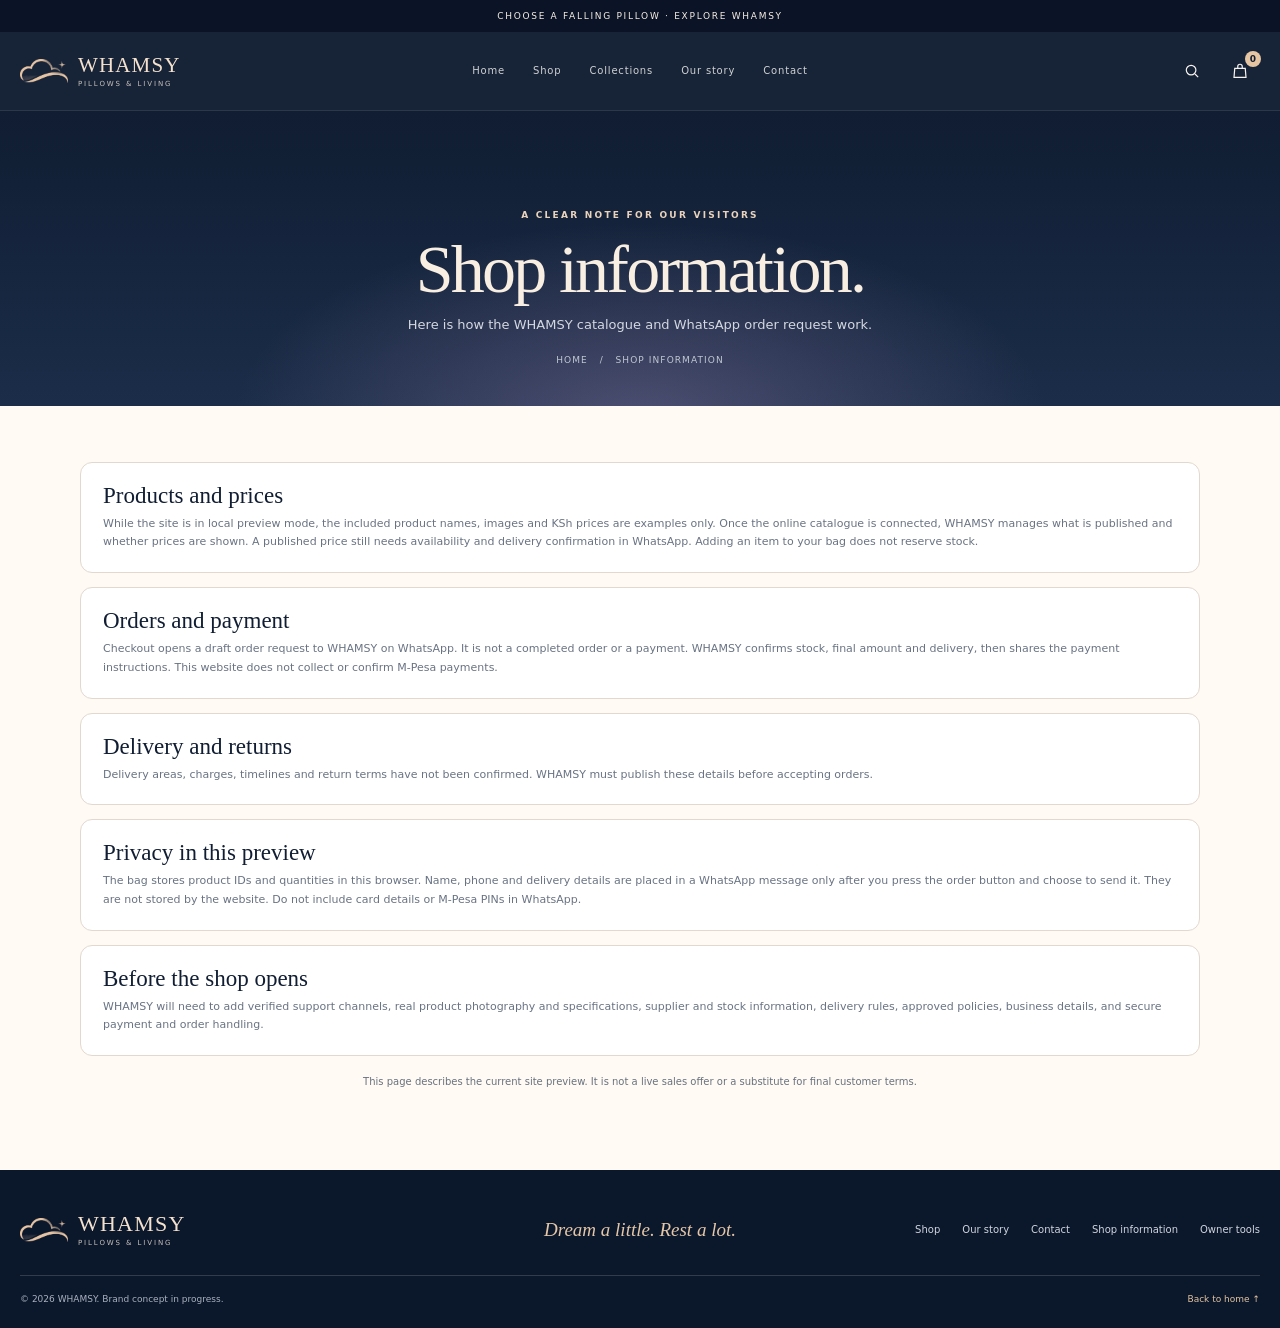
<file: policies.html>
<!doctype html>
<html lang="en-KE">
<head><meta charset="utf-8"><meta name="viewport" content="width=device-width, initial-scale=1"><meta name="theme-color" content="#101d32"><meta name="description" content="Important WHAMSY shop and order information."><title>Orders and shop information | WHAMSY</title><link rel="stylesheet" href="styles.css"><script src="config.js" defer></script><script src="store.js" defer></script><script src="app.js" defer></script></head>
<body id="top">
  <div class="announcement">Choose a falling pillow · explore WHAMSY</div>
  <header class="site-header"><div class="header-inner"><a class="brand" href="index.html" aria-label="WHAMSY home"><img class="brand-mark" src="assets/whamsy-cloud-mark.png" alt=""><span class="brand-copy"><span class="brand-name">WHAMSY</span><span class="brand-descriptor">Pillows &amp; living</span></span></a><nav class="primary-nav" id="site-nav" data-primary-nav aria-label="Main navigation"><a href="index.html">Home</a><a href="shop.html">Shop</a><a href="index.html#collections">Collections</a><a href="about.html">Our story</a><a href="contact.html">Contact</a></nav><div class="header-actions"><button class="icon-button" type="button" data-open-search aria-label="Search WHAMSY"><svg viewBox="0 0 24 24" aria-hidden="true"><circle cx="10.8" cy="10.8" r="6.4"></circle><path d="m16 16 4.2 4.2"></path></svg></button><a class="icon-button bag-link" href="cart.html" aria-label="Shopping bag"><svg viewBox="0 0 24 24" aria-hidden="true"><path d="M5 8.5h14l1 12H4l1-12Z"></path><path d="M9 9V6a3 3 0 0 1 6 0v3"></path></svg><span class="bag-count" data-bag-count>0</span></a><button class="menu-toggle" type="button" data-menu-toggle aria-expanded="false" aria-controls="site-nav" aria-label="Open menu"><svg viewBox="0 0 24 24" aria-hidden="true"><path d="M4 7h16M4 12h16M4 17h16"></path></svg></button></div></div></header>
  <main><section class="page-intro"><div class="page-intro-inner"><span class="eyebrow eyebrow-light">A clear note for our visitors</span><h1>Shop information.</h1><p>Here is how the WHAMSY catalogue and WhatsApp order request work.</p><div class="breadcrumb"><a href="index.html">Home</a> &nbsp; / &nbsp; Shop information</div></div></section>
    <section class="content-wrap"><div class="policy-list"><article class="policy-card"><h2>Products and prices</h2><p>While the site is in local preview mode, the included product names, images and KSh prices are examples only. Once the online catalogue is connected, WHAMSY manages what is published and whether prices are shown. A published price still needs availability and delivery confirmation in WhatsApp. Adding an item to your bag does not reserve stock.</p></article><article class="policy-card"><h2>Orders and payment</h2><p>Checkout opens a draft order request to WHAMSY on WhatsApp. It is not a completed order or a payment. WHAMSY confirms stock, final amount and delivery, then shares the payment instructions. This website does not collect or confirm M-Pesa payments.</p></article><article class="policy-card"><h2>Delivery and returns</h2><p>Delivery areas, charges, timelines and return terms have not been confirmed. WHAMSY must publish these details before accepting orders.</p></article><article class="policy-card"><h2>Privacy in this preview</h2><p>The bag stores product IDs and quantities in this browser. Name, phone and delivery details are placed in a WhatsApp message only after you press the order button and choose to send it. They are not stored by the website. Do not include card details or M-Pesa PINs in WhatsApp.</p></article><article class="policy-card"><h2>Before the shop opens</h2><p>WHAMSY will need to add verified support channels, real product photography and specifications, supplier and stock information, delivery rules, approved policies, business details, and secure payment and order handling.</p></article></div><p class="preview-disclaimer">This page describes the current site preview. It is not a live sales offer or a substitute for final customer terms.</p></section>
  </main>
  <footer class="site-footer"><div class="footer-inner"><div class="footer-top"><a class="brand footer-brand" href="index.html"><img class="brand-mark" src="assets/whamsy-cloud-mark.png" alt=""><span class="brand-copy"><span class="brand-name">WHAMSY</span><span class="brand-descriptor">Pillows &amp; living</span></span></a><div class="footer-motto">Dream a little. Rest a lot.</div><nav class="footer-links" aria-label="Footer navigation"><a href="shop.html">Shop</a><a href="about.html">Our story</a><a href="contact.html">Contact</a><a href="policies.html">Shop information</a><a href="admin.html">Owner tools</a></nav></div><div class="footer-bottom"><span>© <span data-current-year></span> WHAMSY. Brand concept in progress.</span><a href="index.html">Back to home ↑</a></div></div></footer>
</body></html>
</file>
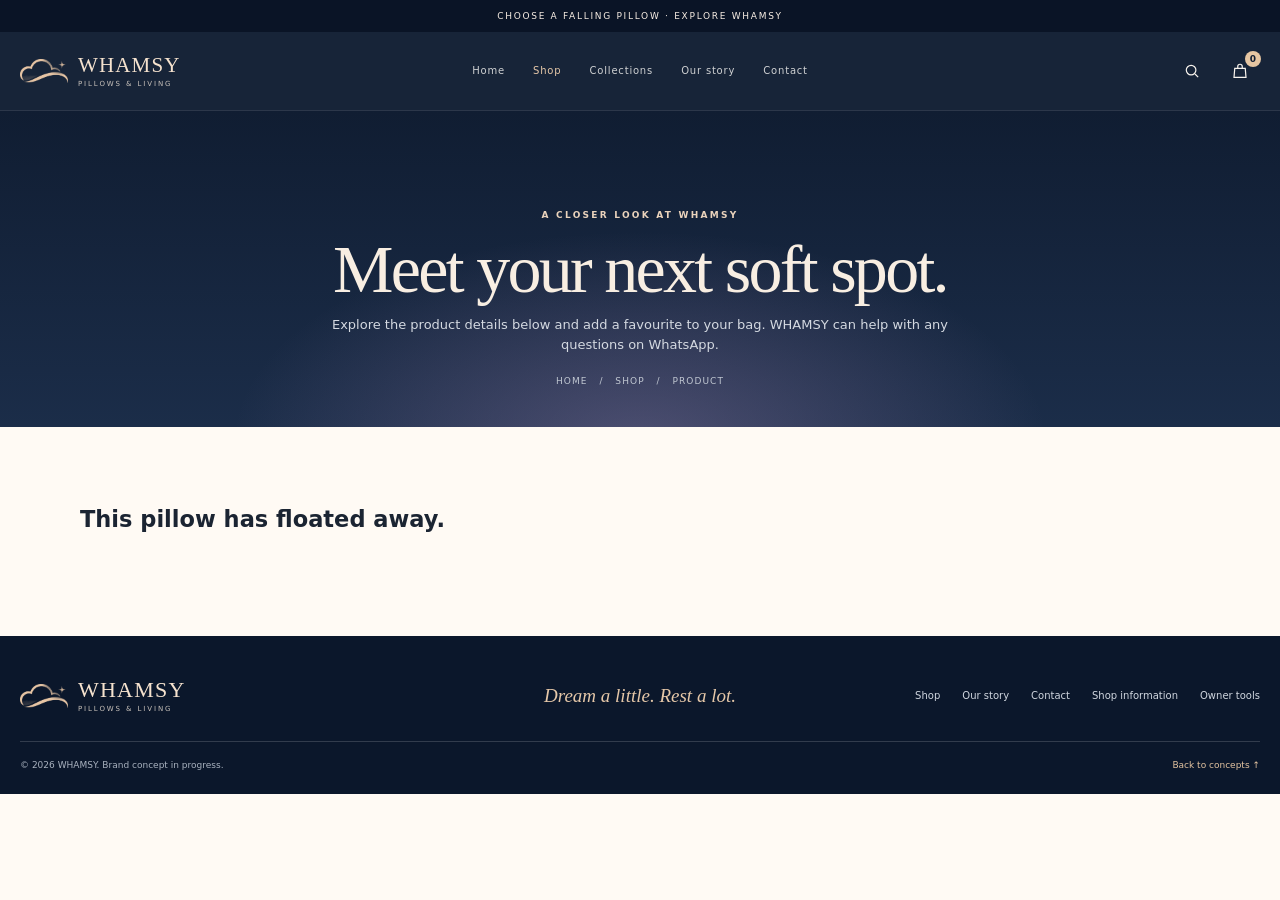
<file: product.html>
<!doctype html>
<html lang="en-KE">
<head><meta charset="utf-8"><meta name="viewport" content="width=device-width, initial-scale=1"><meta name="theme-color" content="#101d32"><meta name="description" content="Explore a WHAMSY pillow concept."><title>Product concept | WHAMSY</title><link rel="stylesheet" href="styles.css"><script src="config.js" defer></script><script src="store.js" defer></script><script src="app.js" defer></script></head>
<body id="top">
  <div class="announcement">Choose a falling pillow · explore WHAMSY</div>
  <header class="site-header"><div class="header-inner"><a class="brand" href="index.html" aria-label="WHAMSY home"><img class="brand-mark" src="assets/whamsy-cloud-mark.png" alt=""><span class="brand-copy"><span class="brand-name">WHAMSY</span><span class="brand-descriptor">Pillows &amp; living</span></span></a><nav class="primary-nav" id="site-nav" data-primary-nav aria-label="Main navigation"><a href="index.html">Home</a><a href="shop.html" aria-current="page">Shop</a><a href="index.html#collections">Collections</a><a href="about.html">Our story</a><a href="contact.html">Contact</a></nav><div class="header-actions"><button class="icon-button" type="button" data-open-search aria-label="Search WHAMSY"><svg viewBox="0 0 24 24" aria-hidden="true"><circle cx="10.8" cy="10.8" r="6.4"></circle><path d="m16 16 4.2 4.2"></path></svg></button><a class="icon-button bag-link" href="cart.html" aria-label="Shopping bag"><svg viewBox="0 0 24 24" aria-hidden="true"><path d="M5 8.5h14l1 12H4l1-12Z"></path><path d="M9 9V6a3 3 0 0 1 6 0v3"></path></svg><span class="bag-count" data-bag-count>0</span></a><button class="menu-toggle" type="button" data-menu-toggle aria-expanded="false" aria-controls="site-nav" aria-label="Open menu"><svg viewBox="0 0 24 24" aria-hidden="true"><path d="M4 7h16M4 12h16M4 17h16"></path></svg></button></div></div></header>
  <main><section class="page-intro"><div class="page-intro-inner"><span class="eyebrow eyebrow-light">A closer look at WHAMSY</span><h1>Meet your next soft spot.</h1><p>Explore the product details below and add a favourite to your bag. WHAMSY can help with any questions on WhatsApp.</p><div class="breadcrumb"><a href="index.html">Home</a> &nbsp; / &nbsp; <a href="shop.html">Shop</a> &nbsp; / &nbsp; <span data-product-breadcrumb>Product</span></div></div></section><section class="content-wrap" data-product-detail aria-live="polite"></section></main>
  <footer class="site-footer"><div class="footer-inner"><div class="footer-top"><a class="brand footer-brand" href="index.html"><img class="brand-mark" src="assets/whamsy-cloud-mark.png" alt=""><span class="brand-copy"><span class="brand-name">WHAMSY</span><span class="brand-descriptor">Pillows &amp; living</span></span></a><div class="footer-motto">Dream a little. Rest a lot.</div><nav class="footer-links" aria-label="Footer navigation"><a href="shop.html">Shop</a><a href="about.html">Our story</a><a href="contact.html">Contact</a><a href="policies.html">Shop information</a><a href="admin.html">Owner tools</a></nav></div><div class="footer-bottom"><span>© <span data-current-year></span> WHAMSY. Brand concept in progress.</span><a href="shop.html">Back to concepts ↑</a></div></div></footer>
</body></html>
</file>
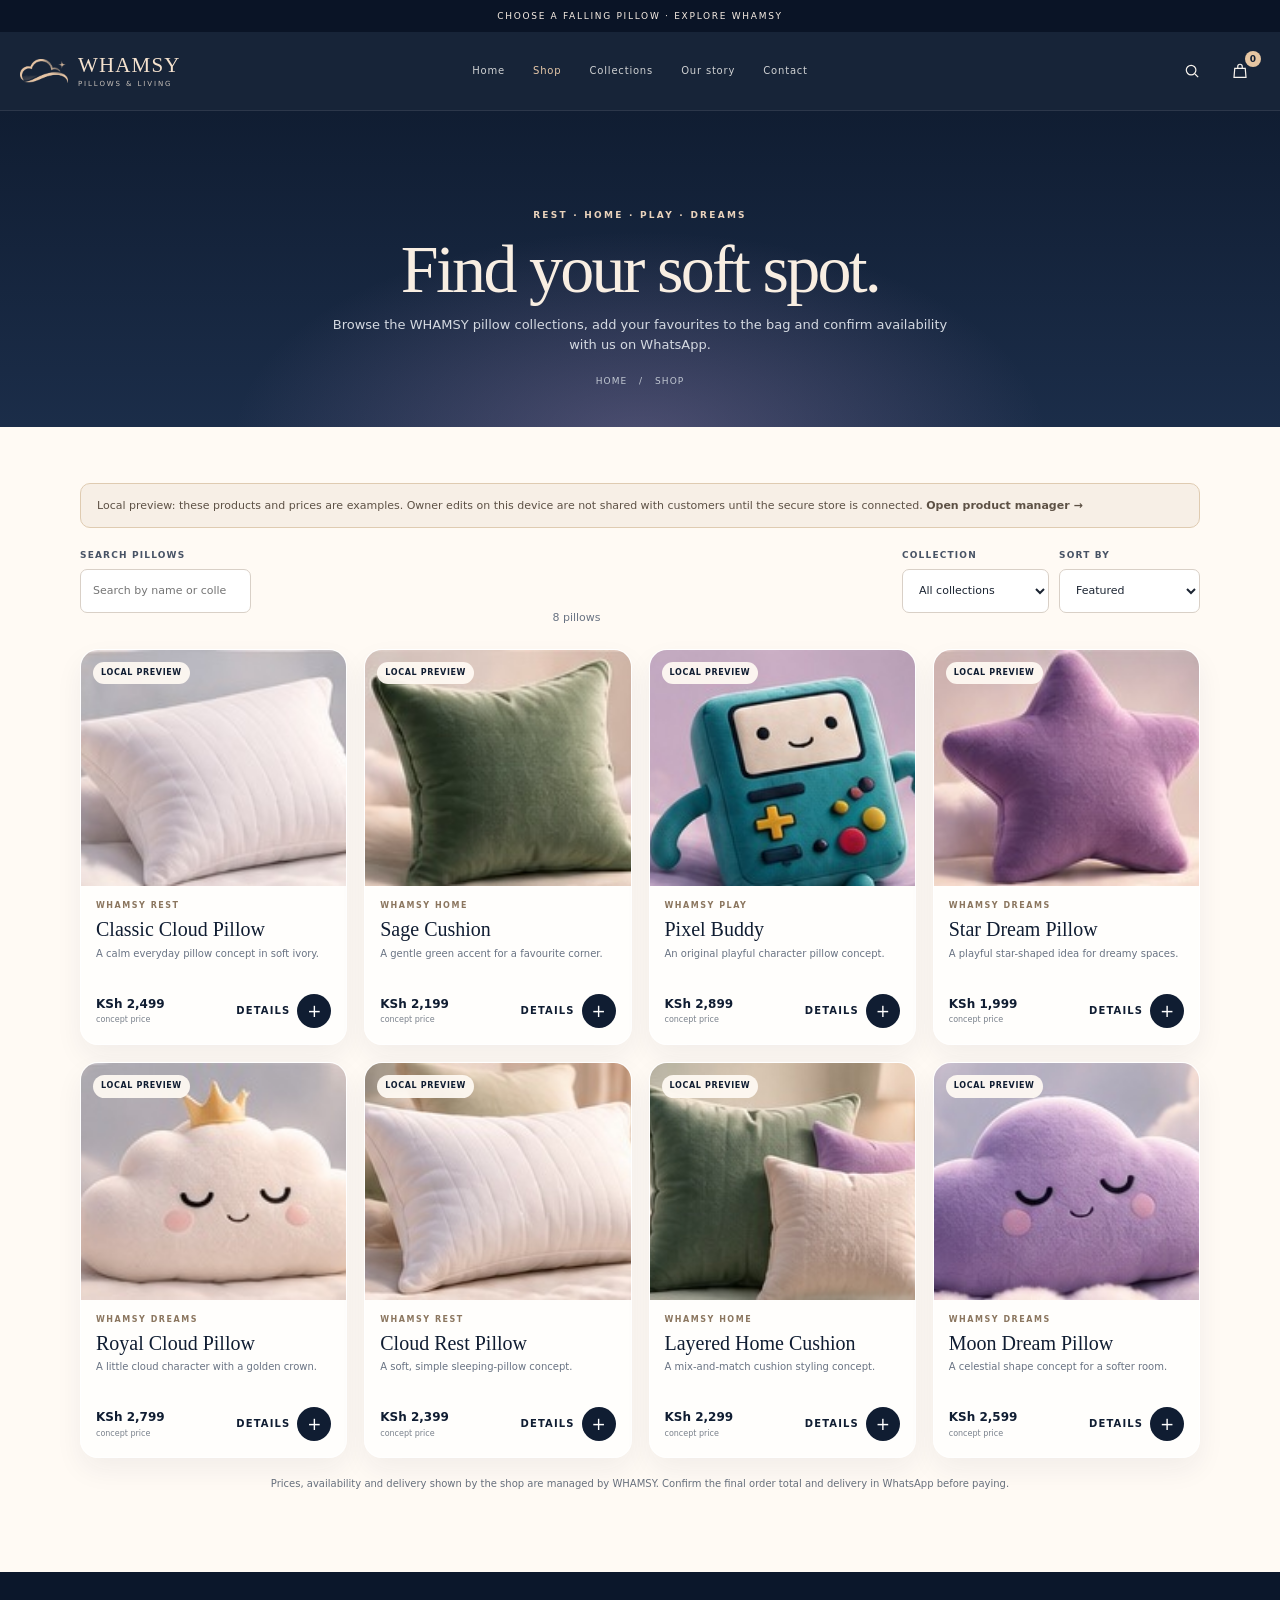
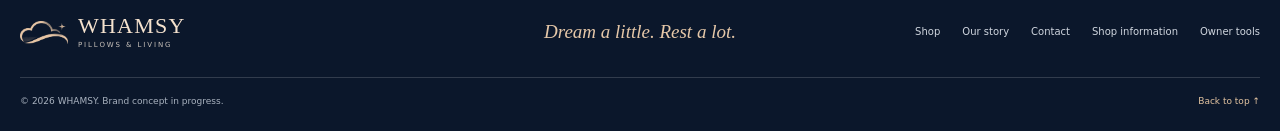
<file: shop.html>
<!doctype html>
<html lang="en-KE">
<head><meta charset="utf-8"><meta name="viewport" content="width=device-width, initial-scale=1"><meta name="theme-color" content="#101d32"><meta name="description" content="Shop WHAMSY pillow collections and check availability on WhatsApp."><title>Shop WHAMSY pillows</title><link rel="stylesheet" href="styles.css"><script src="config.js" defer></script><script src="store.js" defer></script><script src="app.js" defer></script></head>
<body id="top">
  <div class="announcement">Choose a falling pillow · explore WHAMSY</div>
  <header class="site-header"><div class="header-inner"><a class="brand" href="index.html" aria-label="WHAMSY home"><img class="brand-mark" src="assets/whamsy-cloud-mark.png" alt=""><span class="brand-copy"><span class="brand-name">WHAMSY</span><span class="brand-descriptor">Pillows &amp; living</span></span></a><nav class="primary-nav" id="site-nav" data-primary-nav aria-label="Main navigation"><a href="index.html">Home</a><a href="shop.html" aria-current="page">Shop</a><a href="index.html#collections">Collections</a><a href="about.html">Our story</a><a href="contact.html">Contact</a></nav><div class="header-actions"><button class="icon-button" type="button" data-open-search aria-label="Search WHAMSY"><svg viewBox="0 0 24 24" aria-hidden="true"><circle cx="10.8" cy="10.8" r="6.4"></circle><path d="m16 16 4.2 4.2"></path></svg></button><a class="icon-button bag-link" href="cart.html" aria-label="Shopping bag"><svg viewBox="0 0 24 24" aria-hidden="true"><path d="M5 8.5h14l1 12H4l1-12Z"></path><path d="M9 9V6a3 3 0 0 1 6 0v3"></path></svg><span class="bag-count" data-bag-count>0</span></a><button class="menu-toggle" type="button" data-menu-toggle aria-expanded="false" aria-controls="site-nav" aria-label="Open menu"><svg viewBox="0 0 24 24" aria-hidden="true"><path d="M4 7h16M4 12h16M4 17h16"></path></svg></button></div></div></header>
  <main><section class="page-intro"><div class="page-intro-inner"><span class="eyebrow eyebrow-light">REST · HOME · PLAY · DREAMS</span><h1>Find your soft spot.</h1><p>Browse the WHAMSY pillow collections, add your favourites to the bag and confirm availability with us on WhatsApp.</p><div class="breadcrumb"><a href="index.html">Home</a> &nbsp; / &nbsp; Shop</div></div></section>
    <section class="content-wrap" aria-label="Pillow products"><div class="store-mode-note" data-demo-banner hidden>Local preview: these products and prices are examples. Owner edits on this device are not shared with customers until the secure store is connected. <a href="admin.html"><strong>Open product manager →</strong></a></div><p class="catalog-error" data-catalog-error hidden></p><div class="shop-controls"><div class="control-group"><label class="field"><span>Search pillows</span><input class="input-control" type="search" data-product-search placeholder="Search by name or collection"></label></div><p class="shop-result-count" data-result-count aria-live="polite"></p><div class="control-group"><label class="field"><span>Collection</span><select class="select-control" data-category-filter><option value="ALL">All collections</option><option value="REST">WHAMSY REST</option><option value="HOME">WHAMSY HOME</option><option value="PLAY">WHAMSY PLAY</option><option value="DREAMS">WHAMSY DREAMS</option></select></label><label class="field"><span>Sort by</span><select class="select-control" data-sort-products><option value="FEATURED">Featured</option><option value="PRICE_LOW">Price: low to high</option><option value="PRICE_HIGH">Price: high to low</option><option value="NAME">Name</option></select></label></div></div><div class="product-grid shop-grid" data-product-grid="all" aria-live="polite"></div><div class="empty-state" data-empty-results hidden><h2>No concepts in this collection yet.</h2><p>Choose another collection to keep exploring.</p></div><p class="preview-disclaimer">Prices, availability and delivery shown by the shop are managed by WHAMSY. Confirm the final order total and delivery in WhatsApp before paying.</p></section>
  </main>
  <footer class="site-footer"><div class="footer-inner"><div class="footer-top"><a class="brand footer-brand" href="index.html"><img class="brand-mark" src="assets/whamsy-cloud-mark.png" alt=""><span class="brand-copy"><span class="brand-name">WHAMSY</span><span class="brand-descriptor">Pillows &amp; living</span></span></a><div class="footer-motto">Dream a little. Rest a lot.</div><nav class="footer-links" aria-label="Footer navigation"><a href="shop.html">Shop</a><a href="about.html">Our story</a><a href="contact.html">Contact</a><a href="policies.html">Shop information</a><a href="admin.html">Owner tools</a></nav></div><div class="footer-bottom"><span>© <span data-current-year></span> WHAMSY. Brand concept in progress.</span><a href="#top">Back to top ↑</a></div></div></footer>
</body></html>
</file>
<file: styles.css>
:root {
  --navy: #101d32;
  --navy-soft: #1b2c48;
  --ink: #1b2432;
  --muted: #697383;
  --cream: #f8f2ea;
  --ivory: #fffaf4;
  --lavender: #a58ab8;
  --sage: #779b83;
  --beige: #d6c4aa;
  --blue: #668ea9;
  --turquoise: #62c4ce;
  --bronze: #b58a62;
  --line: rgba(16, 29, 50, .13);
  --shadow: 0 24px 60px rgba(16, 29, 50, .14);
  --serif: Georgia, "Times New Roman", serif;
  --sans: Inter, ui-sans-serif, system-ui, -apple-system, BlinkMacSystemFont, "Segoe UI", sans-serif;
  --page-width: 1320px;
}

* { box-sizing: border-box; }
html { scroll-behavior: smooth; scroll-padding-top: 92px; }
body { margin: 0; color: var(--ink); background: var(--ivory); font: 400 15px/1.6 var(--sans); }
body, button, input, select, textarea { font-family: var(--sans); }
img { max-width: 100%; }
a { color: inherit; text-decoration: none; }
button { color: inherit; cursor: pointer; }
button, input, select, textarea { font-size: inherit; }
button:focus-visible, a:focus-visible, input:focus-visible, select:focus-visible, textarea:focus-visible {
  outline: 3px solid var(--turquoise);
  outline-offset: 3px;
}
[hidden] { display: none !important; }

.announcement {
  min-height: 32px;
  display: flex;
  align-items: center;
  justify-content: center;
  padding: 5px 14px;
  color: #f8eee4;
  background: #0a1426;
  font-size: 9px;
  letter-spacing: .19em;
  text-align: center;
  text-transform: uppercase;
}
.site-header {
  position: sticky;
  top: 0;
  z-index: 50;
  color: #fbf7f1;
  background: rgba(16, 29, 50, .97);
  border-bottom: 1px solid rgba(255, 255, 255, .09);
  backdrop-filter: blur(16px);
}
.header-inner {
  width: min(100% - 40px, var(--page-width));
  min-height: 78px;
  margin: auto;
  display: grid;
  grid-template-columns: 1fr auto 1fr;
  align-items: center;
  gap: 24px;
}
.brand {
  width: max-content;
  display: inline-flex;
  align-items: center;
  gap: 10px;
}
.brand-mark { width: 48px; height: 36px; object-fit: contain; filter: brightness(0) saturate(100%) invert(84%) sepia(23%) saturate(455%) hue-rotate(340deg) brightness(96%) contrast(88%); }
.brand-copy { display: grid; line-height: 1; }
.brand-name { color: #f5e2ce; font: 500 21px/1 var(--serif); letter-spacing: .055em; }
.brand-descriptor { margin-top: 5px; color: #c9c2bb; font-size: 7px; letter-spacing: .27em; text-transform: uppercase; }
.primary-nav { display: flex; align-items: center; gap: clamp(16px, 2.2vw, 31px); }
.primary-nav a { color: #e9e9e8; font-size: 10px; letter-spacing: .08em; opacity: .88; transition: color .2s ease, opacity .2s ease; }
.primary-nav a:hover, .primary-nav a[aria-current="page"] { color: #e7c9a9; opacity: 1; }
.header-actions { justify-self: end; display: flex; align-items: center; gap: 8px; }
.icon-button, .menu-toggle {
  width: 40px; height: 40px; display: inline-grid; place-items: center;
  border: 1px solid transparent; border-radius: 50%; color: #f8f3ed; background: transparent;
  transition: background .2s ease, border-color .2s ease;
}
.icon-button:hover, .menu-toggle:hover { background: rgba(255,255,255,.08); border-color: rgba(255,255,255,.16); }
.icon-button svg, .menu-toggle svg { width: 18px; height: 18px; fill: none; stroke: currentColor; stroke-width: 1.6; }
.bag-link { position: relative; }
.bag-count {
  position: absolute; top: -1px; right: -2px; min-width: 16px; height: 16px; padding: 0 4px;
  display: grid; place-items: center; border-radius: 99px; color: var(--navy); background: #e6c6a2;
  font-size: 9px; font-weight: 800; line-height: 1;
}
.menu-toggle { display: none; }

.eyebrow {
  color: #8c745d; font-size: 9px; font-weight: 800; letter-spacing: .25em; text-transform: uppercase;
}
.eyebrow-light { color: #ead3bc; }
.serif { font-family: var(--serif); font-weight: 400; }
.section { padding: clamp(56px, 7vw, 92px) 20px; }
.section-inner { width: min(100%, var(--page-width)); margin: auto; }
.section-heading { max-width: 760px; margin: 0 auto 30px; text-align: center; }
.section-heading h2 { margin: 9px 0 0; color: var(--navy); font: 400 clamp(34px, 4.5vw, 54px)/1.05 var(--serif); letter-spacing: -.035em; }
.section-heading p { max-width: 560px; margin: 14px auto 0; color: var(--muted); font-size: 13px; }
.heading-rule { width: 80px; height: 1px; margin: 18px auto 0; background: var(--bronze); }
.section-tint { background: linear-gradient(180deg, #fff8f0, #f3eae4); }

.hero {
  min-height: min(760px, calc(100svh - 110px));
  min-height: clamp(610px, 78svh, 780px);
  position: relative;
  overflow: hidden;
  isolation: isolate;
  color: #fff;
  background:
    radial-gradient(ellipse at 50% 46%, rgba(255, 231, 218, .98) 0%, rgba(225, 199, 207, .82) 17%, rgba(146, 139, 168, .34) 38%, transparent 58%),
    radial-gradient(ellipse at 50% 102%, #d8bed0 0%, #7a829d 36%, transparent 70%),
    linear-gradient(180deg, #0c1930 0%, #213653 39%, #707a95 70%, #bfafc1 100%);
}
.hero::before {
  content: ""; position: absolute; inset: 0; z-index: -2; opacity: .6; pointer-events: none;
  background-image:
    radial-gradient(1.5px 1.5px at 8% 19%, #fff 98%, transparent),
    radial-gradient(1px 1px at 19% 35%, #fff 98%, transparent),
    radial-gradient(1.5px 1.5px at 77% 17%, #fff 98%, transparent),
    radial-gradient(1px 1px at 91% 39%, #fff 98%, transparent),
    radial-gradient(1px 1px at 67% 8%, #fff 98%, transparent),
    radial-gradient(1.5px 1.5px at 32% 12%, #fff 98%, transparent),
    radial-gradient(1px 1px at 54% 25%, #fff 98%, transparent);
}
.hero::after {
  content: ""; position: absolute; z-index: -1; left: 50%; bottom: -155px; width: 110%; height: 290px;
  transform: translateX(-50%); border-radius: 50% 50% 0 0;
  background: linear-gradient(180deg, rgba(255, 248, 242, .88), rgba(247, 238, 232, .98));
  filter: blur(10px); pointer-events: none;
}
.hero-glow {
  position: absolute; top: 47%; left: 50%; width: min(660px, 75vw); height: min(450px, 55vw);
  transform: translate(-50%, -50%); border-radius: 50%;
  background: radial-gradient(ellipse, rgba(255, 239, 222, .92), rgba(244, 212, 213, .48) 47%, transparent 73%);
  filter: blur(18px); z-index: -1;
}
.hero-cloud {
  position: absolute; bottom: 36px; width: 340px; height: 90px; border-radius: 100px;
  background: linear-gradient(180deg, #fffaf4, #e8dbe7 85%); opacity: .84;
  filter: drop-shadow(0 15px 24px rgba(31, 34, 58, .19)); z-index: 1;
}
.hero-cloud::before, .hero-cloud::after { content: ""; position: absolute; border-radius: 50%; background: inherit; }
.hero-cloud::before { width: 140px; height: 140px; left: 46px; top: -70px; }
.hero-cloud::after { width: 120px; height: 120px; left: 165px; top: -54px; }
.hero-cloud-left { left: -105px; }
.hero-cloud-right { right: -110px; bottom: 20px; transform: scale(1.12); }
.hero-content {
  position: relative; z-index: 5; width: min(620px, 90%); margin: auto; padding: 100px 0 148px;
  text-align: center; color: #392a22;
}
.hero-logo { width: 108px; height: 64px; object-fit: contain; margin: 0 auto 2px; filter: drop-shadow(0 4px 6px rgba(80, 54, 34, .12)); }
.hero-wordmark { margin: 0; color: #382a23; font: 500 clamp(56px, 9vw, 96px)/.92 var(--serif); letter-spacing: -.04em; }
.hero-wordmark sup { margin-left: 3px; font: 400 14px var(--sans); vertical-align: top; letter-spacing: 0; }
.hero-descriptor { margin-top: 10px; color: #574333; font-size: 9px; font-weight: 700; letter-spacing: .42em; text-transform: uppercase; }
.hero-rule { width: min(280px, 75%); height: 1px; margin: 15px auto 14px; background: linear-gradient(90deg, transparent, #9f7958, transparent); }
.hero-tagline { margin: 0 0 12px; color: #493629; font: italic clamp(21px, 3vw, 27px)/1.2 var(--serif); }
.hero-copy { max-width: 460px; margin: 0 auto 22px; color: #5a514b; font-size: 12px; }
.hero-actions { display: flex; justify-content: center; flex-wrap: wrap; gap: 10px; }
.hero-note { margin: 18px auto 0; color: #65574e; font-size: 9px; letter-spacing: .05em; }
.hero-orbit {
  position: absolute; z-index: 0; top: 47%; left: 50%; width: min(900px, 88vw); height: 330px;
  transform: translate(-50%, -50%) rotate(-8deg); border: 1px solid rgba(231, 198, 167, .6);
  border-radius: 50%; box-shadow: 0 0 22px rgba(236, 190, 158, .15), inset 0 0 22px rgba(236, 190, 158, .1);
}
.hero-pillow {
  position: absolute; z-index: 3; width: clamp(130px, 19vw, 238px); aspect-ratio: 1.15;
  margin: 0; pointer-events: none; filter: drop-shadow(0 22px 25px rgba(10, 20, 38, .23));
  animation: pillow-float var(--float-duration, 18s) ease-in-out infinite alternate;
}
.hero-pillow img {
  width: 100%; height: 100%; display: block; object-fit: cover; border-radius: 48%;
  mask-image: radial-gradient(ellipse at center, #000 48%, rgba(0,0,0,.83) 63%, transparent 82%);
}
.hero-pillow-a { left: 7%; top: 15%; --float-duration: 16s; transform: rotate(-12deg); }
.hero-pillow-b { right: 7%; top: 15%; --float-duration: 21s; animation-delay: -4s; transform: rotate(10deg); }
.hero-pillow-c { left: 1%; top: 48%; width: clamp(112px, 15vw, 188px); --float-duration: 24s; animation-delay: -9s; transform: rotate(14deg); }
.hero-pillow-d { right: 2%; top: 48%; width: clamp(112px, 15vw, 188px); --float-duration: 19s; animation-delay: -6s; transform: rotate(-13deg); }
.hero-star { position: absolute; z-index: 2; color: #e7c39b; font-size: 24px; text-shadow: 0 0 16px rgba(255, 220, 180, .55); }
.hero-star-one { left: 19%; top: 34%; }
.hero-star-two { right: 20%; top: 31%; font-size: 19px; }
.hero-star-three { left: 73%; bottom: 28%; font-size: 15px; }
.scroll-cue {
  position: absolute; z-index: 7; bottom: 18px; left: 50%; transform: translateX(-50%);
  display: grid; justify-items: center; gap: 7px; color: rgba(255,255,255,.78);
  font-size: 8px; letter-spacing: .21em; text-transform: uppercase;
}
.scroll-cue span { width: 17px; height: 28px; position: relative; border: 1px solid rgba(255,255,255,.62); border-radius: 12px; }
.scroll-cue span::after { content: ""; position: absolute; top: 6px; left: 7px; width: 1px; height: 6px; background: #fff; animation: scroll-dot 1.5s infinite; }
@keyframes scroll-dot { to { transform: translateY(8px); opacity: 0; } }
@keyframes pillow-float { from { translate: 0 -8px; } to { translate: 14px 13px; } }

.collection-grid { display: grid; grid-template-columns: repeat(4, 1fr); gap: 16px; }
.collection-card {
  overflow: hidden; border: 1px solid rgba(255,255,255,.88); border-radius: 22px;
  background: var(--collection-bg, #eee4da); box-shadow: 0 12px 30px rgba(35, 40, 60, .08);
  transition: transform .25s ease, box-shadow .25s ease;
}
.collection-card:hover { transform: translateY(-6px); box-shadow: 0 20px 38px rgba(35,40,60,.14); }
.collection-photo { height: 220px; overflow: hidden; }
.collection-photo img { width: 100%; height: 100%; object-fit: cover; display: block; transition: transform .45s ease; }
.collection-card:hover img { transform: scale(1.05); }
.collection-copy { min-height: 128px; padding: 17px 14px 18px; text-align: center; }
.collection-copy h3 { margin: 0 0 5px; color: var(--navy); font-size: 10px; letter-spacing: .15em; }
.collection-copy p { margin: 0 0 12px; color: #596372; font-size: 11px; }
.circle-arrow { width: 31px; height: 31px; display: inline-grid; place-items: center; border-radius: 50%; color: #fff; background: var(--navy); font-size: 15px; }

.featured-section { position: relative; overflow: hidden; background: linear-gradient(180deg, #f5ece6, #efe7e6); }
.section-topline { display: flex; align-items: end; justify-content: space-between; gap: 20px; margin-bottom: 25px; }
.section-topline .section-heading { margin: 0; text-align: left; }
.section-topline .heading-rule { margin-left: 0; }
.product-grid { display: grid; grid-template-columns: repeat(4, minmax(0, 1fr)); gap: 17px; }
.product-card {
  position: relative; overflow: hidden; border: 1px solid rgba(255,255,255,.88); border-radius: 18px;
  background: rgba(255,255,255,.72); box-shadow: 0 12px 28px rgba(35,40,60,.06);
  transition: transform .25s ease, box-shadow .25s ease;
}
.product-card:hover { transform: translateY(-5px); box-shadow: 0 20px 38px rgba(35,40,60,.13); }
.product-card-image { display: block; position: relative; overflow: hidden; background: #e8dfe2; }
.product-card-image img { width: 100%; aspect-ratio: 1.12; display: block; object-fit: cover; transition: transform .45s ease; }
.product-card:hover .product-card-image img { transform: scale(1.035); }
.preview-badge { position: absolute; top: 12px; left: 12px; padding: 5px 8px; border-radius: 20px; color: var(--navy); background: rgba(255,250,244,.93); font-size: 8px; font-weight: 800; letter-spacing: .08em; text-transform: uppercase; }
.product-card-copy { padding: 14px 15px 16px; }
.product-category { color: #8b765f; font-size: 8px; font-weight: 800; letter-spacing: .19em; text-transform: uppercase; }
.product-title { margin: 5px 0 3px; color: var(--navy); font: 400 20px/1.14 var(--serif); }
.product-description { min-height: 36px; margin: 5px 0 12px; color: var(--muted); font-size: 10px; line-height: 1.5; }
.product-card-bottom { display: flex; align-items: center; justify-content: space-between; gap: 9px; }
.product-price { color: var(--navy); font-size: 12px; font-weight: 800; }
.product-price-note { display: block; color: #7a818c; font-size: 8px; font-weight: 500; }
.product-card-actions { display: flex; align-items: center; gap: 7px; }
.round-button { width: 34px; height: 34px; display: inline-grid; place-items: center; border: 0; border-radius: 50%; color: #fff; background: var(--navy); font-size: 17px; transition: transform .2s ease, background .2s ease; }
.round-button:hover { transform: translateY(-2px); background: #263d5d; }
.text-link { display: inline-flex; align-items: center; gap: 7px; color: var(--navy); font-size: 10px; font-weight: 800; letter-spacing: .11em; text-transform: uppercase; }
.text-link:hover { color: #6b4f6f; }
.outline-link { display: inline-flex; align-items: center; justify-content: center; gap: 12px; padding: 11px 18px; border: 1px solid rgba(16,29,50,.45); border-radius: 99px; color: var(--navy); font-size: 9px; font-weight: 800; letter-spacing: .12em; text-transform: uppercase; transition: background .2s ease, color .2s ease; }
.outline-link:hover { color: #fff; background: var(--navy); }
.preview-disclaimer { max-width: 920px; margin: 18px auto 0; color: #68717e; font-size: 10px; line-height: 1.6; text-align: center; }

.story-section { padding-top: 10px; background: linear-gradient(180deg, #efe7e6, #e8e0e6); }
.story-panel {
  display: grid; grid-template-columns: 1.05fr 1fr; min-height: 320px; overflow: hidden;
  border-radius: 25px; color: #f9f3ed; background: var(--navy); box-shadow: var(--shadow);
}
.story-image { min-height: 320px; }
.story-image img { width: 100%; height: 100%; display: block; object-fit: cover; }
.story-copy { align-self: center; padding: clamp(25px, 5vw, 60px); }
.story-copy h2 { margin: 9px 0 11px; color: #f7eadc; font: 400 clamp(32px, 4.3vw, 52px)/1.03 var(--serif); letter-spacing: -.03em; }
.story-copy p { max-width: 480px; margin: 0 0 20px; color: #d1d7df; font-size: 12px; line-height: 1.75; }
.button-primary, .button-light {
  min-height: 46px; display: inline-flex; align-items: center; justify-content: center; gap: 12px;
  padding: 0 22px; border: 1px solid transparent; border-radius: 99px;
  color: #fff; background: var(--navy); font-size: 9px; font-weight: 800; letter-spacing: .14em; text-transform: uppercase;
  transition: transform .2s ease, background .2s ease, box-shadow .2s ease;
}
.button-primary:hover { transform: translateY(-2px); background: #273e5f; box-shadow: 0 12px 25px rgba(16,29,50,.18); }
.button-light { color: var(--navy); background: #e7c9a9; }
.button-light:hover { transform: translateY(-2px); background: #f2d9bd; }
.button-secondary { min-height: 44px; display: inline-flex; align-items: center; justify-content: center; gap: 9px; padding: 0 19px; border: 1px solid rgba(16,29,50,.3); border-radius: 99px; color: var(--navy); background: transparent; font-size: 9px; font-weight: 800; letter-spacing: .1em; text-transform: uppercase; }
.button-secondary:hover { background: rgba(16,29,50,.06); }
.button-disabled, [aria-disabled="true"] { cursor: not-allowed !important; opacity: .55; }
.promise-strip { padding: 0 20px 70px; background: #e8e0e6; }
.promise-inner { width: min(100%, var(--page-width)); margin: auto; display: grid; grid-template-columns: repeat(3, 1fr); overflow: hidden; border: 1px solid #d9cfc8; border-radius: 18px; background: #f7f0e8; }
.promise-item { min-height: 92px; display: flex; align-items: center; justify-content: center; gap: 14px; padding: 17px; }
.promise-item + .promise-item { border-left: 1px solid #ded5ce; }
.promise-icon { color: var(--bronze); font: 400 25px var(--serif); }
.promise-item strong { display: block; color: var(--navy); font-size: 9px; letter-spacing: .1em; text-transform: uppercase; }
.promise-item span { display: block; margin-top: 3px; color: #707887; font-size: 10px; }

.site-footer { position: relative; overflow: hidden; padding: 42px 20px 22px; color: #f1e5d7; background: #0b172b; }
.footer-inner { width: min(100%, var(--page-width)); margin: auto; }
.footer-top { display: grid; grid-template-columns: 1.2fr 1fr 1.2fr; align-items: center; gap: 26px; }
.footer-brand .brand-name { font-size: 22px; }
.footer-motto { color: #e5c7a8; font: italic 19px var(--serif); text-align: center; }
.footer-links { display: flex; flex-wrap: wrap; justify-content: end; gap: 15px 22px; color: #d0d6df; font-size: 10px; }
.footer-links a:hover { color: #f1d2b2; }
.footer-bottom { display: flex; justify-content: space-between; gap: 16px; margin-top: 27px; padding-top: 16px; border-top: 1px solid rgba(255,255,255,.16); color: #a9b2bf; font-size: 9px; }
.footer-bottom a { color: #e4c4a1; }

.page-intro { padding: clamp(54px, 7vw, 90px) 20px 38px; text-align: center; color: #f8f2ec; background: radial-gradient(ellipse at 50% 105%, rgba(165,138,184,.36), transparent 45%), linear-gradient(180deg, #101d32, #1b2d49); }
.page-intro-inner { width: min(100%, 900px); margin: auto; }
.page-intro h1 { margin: 10px 0 12px; color: #f8eee2; font: 400 clamp(40px, 6vw, 68px)/1 var(--serif); letter-spacing: -.04em; }
.page-intro p { max-width: 620px; margin: 0 auto; color: #d4d9e1; font-size: 13px; }
.breadcrumb { margin-top: 18px; color: #c1c8d2; font-size: 9px; letter-spacing: .12em; text-transform: uppercase; }
.breadcrumb a:hover { color: #f1d0af; }
.content-wrap { width: min(100% - 40px, 1120px); margin: auto; padding: 56px 0 80px; }
.shop-controls { display: flex; align-items: end; justify-content: space-between; flex-wrap: wrap; gap: 16px; margin-bottom: 22px; }
.shop-result-count { margin: 0; color: var(--muted); font-size: 11px; }
.control-group { display: flex; flex-wrap: wrap; gap: 10px; }
.select-control, .input-control { min-height: 42px; padding: 0 13px; border: 1px solid #d5cbc1; border-radius: 8px; color: var(--ink); background: #fff; font-size: 11px; }
.shop-grid { grid-template-columns: repeat(4, minmax(0, 1fr)); }

.product-detail-layout { display: grid; grid-template-columns: 1.05fr .95fr; align-items: start; gap: clamp(28px, 6vw, 72px); }
.detail-image { position: sticky; top: 110px; overflow: hidden; border-radius: 24px; background: #ece2e3; box-shadow: 0 18px 42px rgba(16,29,50,.09); }
.detail-image img { width: 100%; aspect-ratio: 1 / 1; display: block; object-fit: cover; }
.detail-copy { padding-top: 8px; }
.detail-copy h1 { margin: 9px 0; color: var(--navy); font: 400 clamp(38px, 5vw, 58px)/1.02 var(--serif); letter-spacing: -.035em; }
.detail-copy .product-description { min-height: auto; margin: 14px 0 18px; font-size: 13px; }
.detail-price { margin: 0 0 8px; color: var(--navy); font-size: 18px; font-weight: 800; }
.detail-status { display: inline-flex; margin: 2px 0 19px; padding: 6px 10px; border-radius: 20px; color: #66533f; background: #eee3d7; font-size: 9px; font-weight: 800; letter-spacing: .08em; text-transform: uppercase; }
.detail-actions { display: flex; flex-wrap: wrap; gap: 9px; margin: 19px 0 23px; }
.spec-list { margin: 22px 0 0; border-top: 1px solid var(--line); }
.spec-row { display: flex; justify-content: space-between; gap: 18px; padding: 12px 0; border-bottom: 1px solid var(--line); font-size: 11px; }
.spec-row strong { color: var(--navy); font-weight: 700; }
.spec-row span { color: var(--muted); text-align: right; }
.note-box { padding: 14px 16px; border: 1px solid #e1d5ca; border-radius: 12px; color: #5b6470; background: #f5eee6; font-size: 11px; line-height: 1.65; }
.note-box strong { color: var(--navy); }

.cart-layout, .checkout-layout { display: grid; grid-template-columns: 1.4fr .8fr; align-items: start; gap: 26px; }
.cart-list { overflow: hidden; border: 1px solid #e2d9d0; border-radius: 16px; background: #fff; }
.cart-item { display: grid; grid-template-columns: 110px minmax(0,1fr) auto; align-items: center; gap: 17px; padding: 16px; }
.cart-item + .cart-item { border-top: 1px solid #eee6df; }
.cart-item img { width: 110px; height: 100px; object-fit: cover; border-radius: 12px; background: #eee5e7; }
.cart-item h2 { margin: 0 0 4px; color: var(--navy); font: 400 22px/1.15 var(--serif); }
.cart-item p { margin: 0; color: var(--muted); font-size: 10px; }
.quantity-control { display: inline-flex; align-items: center; gap: 10px; margin-top: 10px; }
.quantity-control button { width: 27px; height: 27px; border: 1px solid #d9d0c8; border-radius: 50%; color: var(--navy); background: #fff; }
.quantity-control span { min-width: 16px; text-align: center; font-size: 11px; }
.cart-item-side { text-align: right; }
.cart-item-price { display: block; color: var(--navy); font-size: 12px; font-weight: 800; }
.remove-item { margin-top: 8px; padding: 4px 0; border: 0; color: #846e5b; background: transparent; font-size: 9px; text-decoration: underline; text-underline-offset: 3px; }
.summary-card { padding: 23px; border: 1px solid #e0d6cd; border-radius: 16px; background: #fff; box-shadow: 0 12px 30px rgba(16,29,50,.05); }
.summary-card h2 { margin: 0 0 16px; color: var(--navy); font: 400 26px var(--serif); }
.summary-row { display: flex; justify-content: space-between; gap: 12px; padding: 9px 0; border-bottom: 1px solid #eee7e0; font-size: 11px; }
.summary-row.total { padding: 15px 0; border-bottom: 0; color: var(--navy); font-size: 14px; font-weight: 800; }
.summary-card .button-primary, .summary-card .button-secondary { width: 100%; margin-top: 10px; }
.empty-state { padding: 46px 22px; text-align: center; }
.empty-state h2 { margin: 0 0 9px; color: var(--navy); font: 400 30px var(--serif); }
.empty-state p { margin: 0 0 20px; color: var(--muted); font-size: 12px; }

.form-card { padding: clamp(20px, 4vw, 34px); border: 1px solid #e0d6cd; border-radius: 16px; background: #fff; }
.form-card h2 { margin: 0 0 6px; color: var(--navy); font: 400 28px var(--serif); }
.form-intro { margin: 0 0 20px; color: var(--muted); font-size: 11px; }
.form-grid { display: grid; grid-template-columns: repeat(2, minmax(0,1fr)); gap: 0 13px; }
.field { display: block; margin: 0 0 14px; }
.field-full { grid-column: 1 / -1; }
.field span { display: block; margin-bottom: 6px; color: #485365; font-size: 9px; font-weight: 800; letter-spacing: .13em; text-transform: uppercase; }
.field input, .field select, .field textarea { width: 100%; min-height: 44px; padding: 11px 12px; border: 1px solid #d9d0c7; border-radius: 7px; color: var(--ink); background: #fff; font-size: 11px; }
.field textarea { min-height: 90px; resize: vertical; }
.payment-pending { margin: 4px 0 16px; padding: 13px 15px; border-left: 3px solid var(--bronze); border-radius: 5px; color: #5c6470; background: #f6efe8; font-size: 10px; line-height: 1.65; }
.form-status { min-height: 22px; margin: 10px 0 0; color: #4d6b58; font-size: 11px; }
.form-consent { display: flex; align-items: start; gap: 9px; margin: 12px 0 17px; color: var(--muted); font-size: 10px; }
.form-consent input { margin-top: 3px; }

.story-page-grid { display: grid; grid-template-columns: 1fr 1fr; align-items: center; gap: clamp(25px, 6vw, 70px); }
.story-page-image { overflow: hidden; border-radius: 22px; box-shadow: var(--shadow); }
.story-page-image img { width: 100%; aspect-ratio: .95; display: block; object-fit: cover; }
.story-page-copy h2 { margin: 10px 0 14px; color: var(--navy); font: 400 clamp(34px, 5vw, 54px)/1.02 var(--serif); letter-spacing: -.03em; }
.story-page-copy p { color: #566172; font-size: 13px; line-height: 1.8; }
.values-grid { display: grid; grid-template-columns: repeat(3, 1fr); gap: 15px; margin-top: 34px; }
.value-card { padding: 22px; border: 1px solid #e4dad1; border-radius: 14px; background: #fff; }
.value-card h3 { margin: 0 0 7px; color: var(--navy); font: 400 21px var(--serif); }
.value-card p { margin: 0; color: var(--muted); font-size: 11px; }
.contact-grid { display: grid; grid-template-columns: repeat(3, 1fr); gap: 15px; }
.contact-card { padding: 23px; border: 1px solid #e4dad1; border-radius: 14px; background: #fff; }
.contact-card h2 { margin: 0 0 9px; color: var(--navy); font: 400 23px var(--serif); }
.contact-card p { min-height: 42px; margin: 0 0 13px; color: var(--muted); font-size: 11px; }
.policy-list { display: grid; gap: 14px; }
.policy-card { padding: 20px 22px; border: 1px solid #e2d8cf; border-radius: 12px; background: #fff; }
.policy-card h2 { margin: 0 0 6px; color: var(--navy); font: 400 23px var(--serif); }
.policy-card p { margin: 0; color: var(--muted); font-size: 11px; line-height: 1.7; }

.toast {
  position: fixed; right: 20px; bottom: 20px; z-index: 90; max-width: min(360px, calc(100% - 40px));
  padding: 12px 17px; border-radius: 8px; color: #fff; background: var(--navy);
  box-shadow: 0 12px 30px rgba(0,0,0,.2); font-size: 11px;
  opacity: 0; transform: translateY(8px); pointer-events: none; transition: opacity .2s ease, transform .2s ease;
}
.toast.show { opacity: 1; transform: translateY(0); }
.search-dialog { width: min(680px, calc(100% - 30px)); max-height: min(80vh, 720px); padding: 0; border: 0; border-radius: 18px; color: var(--ink); background: var(--ivory); box-shadow: 0 32px 80px rgba(0,0,0,.35); }
.search-dialog::backdrop { background: rgba(5,12,24,.72); backdrop-filter: blur(5px); }
.search-dialog-inner { padding: 24px; }
.search-dialog-head { display: flex; align-items: start; justify-content: space-between; gap: 15px; margin-bottom: 15px; }
.search-dialog h2 { margin: 4px 0 0; color: var(--navy); font: 400 29px var(--serif); }
.search-results { display: grid; gap: 8px; max-height: 50vh; overflow: auto; margin-top: 15px; }
.search-result { display: grid; grid-template-columns: 62px 1fr auto; align-items: center; gap: 12px; padding: 8px; border: 1px solid #e7ddd4; border-radius: 10px; background: #fff; }
.search-result img { width: 62px; height: 56px; object-fit: cover; border-radius: 7px; }
.search-result strong { display: block; color: var(--navy); font: 400 17px var(--serif); }
.search-result small { color: var(--muted); font-size: 9px; }
.close-button { width: 35px; height: 35px; display: inline-grid; place-items: center; border: 1px solid #d7cec5; border-radius: 50%; color: var(--navy); background: transparent; font-size: 18px; }
.close-button:hover { background: #eee5dc; }

@media (max-width: 980px) {
  .header-inner { grid-template-columns: 1fr auto; }
  .primary-nav { grid-column: 1 / -1; grid-row: 2; display: none; align-items: stretch; flex-direction: column; gap: 0; padding: 0 0 14px; }
  .primary-nav.open { display: flex; }
  .primary-nav a { padding: 11px 4px; border-top: 1px solid rgba(255,255,255,.08); }
  .header-actions { grid-column: 2; grid-row: 1; }
  .menu-toggle { display: inline-grid; }
  .collection-grid, .product-grid { grid-template-columns: repeat(2, minmax(0, 1fr)); }
  .collection-photo { height: 230px; }
  .product-card-image img { aspect-ratio: 1.25; }
  .hero-pillow-a { left: 3%; }
  .hero-pillow-b { right: 3%; }
  .story-panel { grid-template-columns: 1fr 1fr; }
  .footer-top { grid-template-columns: 1fr 1fr; }
  .footer-motto { text-align: right; }
  .footer-links { grid-column: 1 / -1; justify-content: flex-start; }
}
@media (max-width: 680px) {
  .announcement { min-height: 29px; font-size: 8px; letter-spacing: .1em; }
  .header-inner { width: min(100% - 28px, var(--page-width)); min-height: 68px; }
  .brand-mark { width: 40px; height: 31px; }
  .brand-name { font-size: 18px; }
  .brand-descriptor { font-size: 6px; }
  .header-actions { gap: 2px; }
  .icon-button, .menu-toggle { width: 35px; height: 35px; }
  .hero { min-height: 660px; }
  .hero-content { width: min(94%, 560px); padding: 125px 0 146px; }
  .hero-logo { width: 82px; height: 48px; }
  .hero-wordmark { font-size: clamp(56px, 15vw, 74px); }
  .hero-descriptor { font-size: 7px; letter-spacing: .3em; }
  .hero-tagline { font-size: 21px; }
  .hero-copy { max-width: 340px; font-size: 11px; }
  .hero-orbit { width: 125vw; height: 285px; }
  .hero-pillow { width: 125px; }
  .hero-pillow-a { left: -18px; top: 8%; }
  .hero-pillow-b { right: -17px; top: 8%; }
  .hero-pillow-c { left: -26px; top: 57%; width: 100px; }
  .hero-pillow-d { right: -24px; top: 56%; width: 100px; }
  .hero-cloud { bottom: 22px; width: 270px; height: 70px; }
  .hero-cloud-left { left: -125px; }
  .hero-cloud-right { right: -145px; }
  .hero-star-one { left: 12%; top: 27%; }
  .hero-star-two { right: 12%; top: 30%; }
  .hero-star-three { left: 73%; bottom: 25%; }
  .section { padding: 57px 15px; }
  .section-heading h2 { font-size: 35px; }
  .collection-grid { gap: 10px; }
  .collection-card { border-radius: 15px; }
  .collection-photo { height: 145px; }
  .collection-copy { min-height: 118px; padding: 13px 7px; }
  .collection-copy h3 { font-size: 8px; letter-spacing: .08em; }
  .collection-copy p { min-height: 28px; font-size: 9px; }
  .circle-arrow { width: 28px; height: 28px; }
  .section-topline { align-items: center; }
  .section-topline .section-heading h2 { font-size: 34px; }
  .section-topline .outline-link { padding: 9px 11px; font-size: 8px; }
  .product-grid { gap: 10px; }
  .product-card { border-radius: 14px; }
  .product-card-image img { aspect-ratio: .98; }
  .product-card-copy { padding: 11px 10px 12px; }
  .product-title { font-size: 17px; }
  .product-description { min-height: 45px; font-size: 9px; }
  .product-price { font-size: 10px; }
  .product-card-actions { gap: 5px; }
  .round-button { width: 30px; height: 30px; }
  .preview-badge { top: 7px; left: 7px; padding: 4px 6px; font-size: 7px; }
  .story-panel { grid-template-columns: 1fr; border-radius: 18px; }
  .story-image { min-height: 210px; height: 210px; }
  .story-copy { padding: 25px; }
  .story-copy h2 { font-size: 37px; }
  .story-section { padding-top: 5px; }
  .promise-strip { padding: 0 15px 50px; }
  .promise-inner { grid-template-columns: 1fr; }
  .promise-item { justify-content: flex-start; min-height: 70px; padding-left: 25px; }
  .promise-item + .promise-item { border-top: 1px solid #ded5ce; border-left: 0; }
  .footer-top { grid-template-columns: 1fr; gap: 17px; }
  .footer-motto { text-align: left; }
  .footer-links { grid-column: auto; justify-content: flex-start; gap: 14px 18px; }
  .footer-bottom { flex-direction: column; }
  .page-intro { padding: 56px 18px 35px; }
  .page-intro h1 { font-size: 45px; }
  .content-wrap { width: min(100% - 30px, 1120px); padding: 38px 0 60px; }
  .shop-controls { align-items: stretch; }
  .control-group { display: grid; grid-template-columns: 1fr 1fr; }
  .select-control { width: 100%; }
  .product-detail-layout { grid-template-columns: 1fr; gap: 25px; }
  .detail-image { position: static; }
  .detail-image img { aspect-ratio: 1.08; }
  .detail-copy h1 { font-size: 42px; }
  .cart-layout, .checkout-layout { grid-template-columns: 1fr; }
  .cart-item { grid-template-columns: 78px minmax(0,1fr) auto; gap: 10px; padding: 12px; }
  .cart-item img { width: 78px; height: 78px; }
  .cart-item h2 { font-size: 17px; }
  .cart-item-side { min-width: 60px; }
  .cart-item-price { font-size: 10px; }
  .form-grid { grid-template-columns: 1fr; }
  .contact-grid, .values-grid { grid-template-columns: 1fr; }
  .story-page-grid { grid-template-columns: 1fr; }
  .story-page-image img { aspect-ratio: 1.2; }
  .search-dialog-inner { padding: 19px; }
  .search-result { grid-template-columns: 55px 1fr auto; gap: 8px; }
  .search-result img { width: 55px; height: 52px; }
}
@media (prefers-reduced-motion: reduce) {
  *, *::before, *::after { scroll-behavior: auto !important; animation-duration: .01ms !important; animation-iteration-count: 1 !important; transition-duration: .01ms !important; }
}

/* Falling pillow entry: the pillows are real collection links, not decoration. */
.hero { min-height: clamp(690px, 100svh, 980px); }
.hero-pillow { display:block; top:-17%; z-index:4; pointer-events:auto; cursor:pointer; animation:pillow-rain var(--fall-duration, 17s) linear infinite; animation-delay:var(--fall-delay, 0s); }
.hero-pillow img { transition:filter .2s ease, scale .2s ease; }
.hero-pillow:hover img,.hero-pillow:focus-visible img { filter:brightness(1.1) saturate(1.08) drop-shadow(0 16px 20px rgba(255,236,215,.55)); scale:1.06; }
.hero-pillow:focus-visible { outline:3px solid var(--turquoise); outline-offset:5px; border-radius:48%; }
.hero-pillow-a { left:7%; top:-17%; --fall-duration:17s; --fall-delay:-3s; }
.hero-pillow-b { right:8%; top:-19%; --fall-duration:19s; --fall-delay:-12s; }
.hero-pillow-c { left:24%; top:-18%; --fall-duration:15s; --fall-delay:-8s; }
.hero-pillow-d { right:24%; top:-20%; --fall-duration:21s; --fall-delay:-16s; }
@keyframes pillow-rain {
  0% { transform:translate3d(-12px,-15vh,0) rotate(-16deg); opacity:0; }
  8% { opacity:1; }
  48% { transform:translate3d(25px,52vh,0) rotate(7deg); opacity:1; }
  76% { transform:translate3d(-10px,83vh,0) rotate(-5deg); opacity:.95; }
  100% { transform:translate3d(18px,124vh,0) rotate(23deg); opacity:0; }
}
.store-mode-note { margin:0 auto 20px; padding:13px 16px; border:1px solid #dfcbb1; border-radius:10px; color:#5d5145; background:#f7efe6; font-size:11px; }
.catalog-error { padding:14px; border-radius:10px; color:#8a3131; background:#f8eaea; font-size:12px; }
@media(max-width:680px) {
  .hero { min-height:740px; }
  .hero-pillow { width:clamp(82px, 25vw, 125px); }
  .hero-pillow-a { left:2%; top:-15%; }
  .hero-pillow-b { right:2%; top:-17%; }
  .hero-pillow-c { left:12%; top:-19%; }
  .hero-pillow-d { right:12%; top:-16%; }
}
@media(prefers-reduced-motion:reduce) {
  .hero-pillow { top:auto; animation:none; }
  .hero-pillow-a { top:9%; left:3%; }
  .hero-pillow-b { top:9%; right:3%; }
  .hero-pillow-c { top:54%; left:2%; }
  .hero-pillow-d { top:54%; right:2%; }
}

.field input:disabled, .field select:disabled, .field textarea:disabled { cursor: not-allowed; color: #7a818c; background: #f3eee8; }
.button-primary:disabled { cursor: not-allowed; opacity: .55; box-shadow: none; transform: none; }
</file>
<file: admin.css>
.admin-header { width:min(100% - 40px, var(--page-width)); min-height:78px; margin:auto; display:flex; align-items:center; justify-content:space-between; gap:20px; }
.admin-header-actions { display:flex; gap:10px; align-items:center; }
.admin-main { width:min(100% - 40px, 1040px); min-height:65vh; margin:0 auto; padding:48px 0 80px; }
.admin-setup-callout { margin:0 0 22px; padding:17px 20px; border:1px solid #dfcbb1; border-left:4px solid var(--bronze); border-radius:12px; background:#f7efe6; color:#4d5663; font-size:12px; }
.admin-setup-callout strong { color:var(--navy); font:400 21px var(--serif); }
.admin-setup-callout p { margin:5px 0 0; }
.admin-setup-callout-live { border-color:#cddcda; border-left-color:var(--sage); background:#f0f6f3; }
.admin-login-card { width:min(100%,480px); margin:35px auto; padding:clamp(24px,5vw,40px); border:1px solid #e3d9d0; border-radius:18px; background:#fff; box-shadow:var(--shadow); }
.admin-login-card h1,.admin-heading h1 { margin:7px 0; color:var(--navy); font:400 clamp(36px,5vw,53px)/1.04 var(--serif); }
.admin-dashboard { display:block; }
.admin-heading,.admin-list-heading,.admin-editor-heading { display:flex; align-items:center; justify-content:space-between; gap:20px; }
.admin-heading { margin-bottom:25px; }
.admin-heading p,.admin-list-heading p { margin:4px 0 0; color:var(--muted); font-size:12px; }
.admin-editor { margin:20px 0 36px; padding:clamp(20px,4vw,34px); border:1px solid #e3d9d0; border-radius:17px; background:#fff; box-shadow:0 14px 35px #101d3210; }
.admin-editor-heading { margin-bottom:20px; }
.admin-editor-heading h2,.admin-list-heading h2 { margin:5px 0; color:var(--navy); font:400 27px var(--serif); }
.admin-form-grid { display:grid; grid-template-columns:repeat(2,minmax(0,1fr)); gap:0 15px; }
.field-full { grid-column:1/-1; }
.admin-form-grid small { display:block; margin-top:6px; color:var(--muted); font-size:10px; }
.admin-image-preview { min-height:90px; margin:5px 0 18px; display:flex; align-items:center; justify-content:center; overflow:hidden; border:1px dashed #cfc5bc; border-radius:10px; color:var(--muted); background:#faf7f2; font-size:11px; }
.admin-image-preview img { width:100%; max-height:230px; object-fit:contain; }
.admin-checks { display:flex; flex-wrap:wrap; gap:12px 22px; padding:15px 0; border-top:1px solid var(--line); border-bottom:1px solid var(--line); }
.admin-checks label { display:flex; align-items:center; gap:8px; color:#465164; font-size:11px; }
.admin-checks input { accent-color:var(--navy); }
.admin-editor-actions { display:flex; gap:10px; margin-top:18px; }
.admin-list-heading { margin:32px 0 15px; }
.admin-product-list { display:grid; gap:10px; }
.admin-product-row { display:grid; grid-template-columns:86px minmax(0,1fr) auto; align-items:center; gap:15px; padding:12px; border:1px solid #e7ded5; border-radius:13px; background:#fff; }
.admin-product-row>img { width:86px; height:78px; object-fit:cover; border-radius:9px; background:#f1e9e3; }
.admin-product-info h3 { margin:5px 0 2px; color:var(--navy); font:400 19px var(--serif); }
.admin-product-meta { margin:0; color:var(--muted); font-size:10px; }
.admin-row-actions { display:flex; flex-wrap:wrap; justify-content:flex-end; align-items:center; gap:7px; }
.admin-row-actions .button-secondary { min-height:35px; padding:0 12px; font-size:8px; }
.admin-footnote { margin-top:20px; color:var(--muted); font-size:10px; }
.status-error { color:#a33131 !important; }
.admin-page .button-secondary:focus-visible,.admin-page button:focus-visible { outline:3px solid var(--turquoise); outline-offset:3px; }
@media(max-width:680px){.admin-header{width:min(100% - 28px,var(--page-width));min-height:68px}.admin-header .brand-mark{width:38px}.admin-header .brand-name{font-size:17px}.admin-header .brand-descriptor{font-size:6px}.admin-header-actions{gap:5px}.admin-header-actions .button-secondary{padding:0 11px;min-height:38px;font-size:8px}.admin-main{width:min(100% - 30px,1040px);padding:30px 0 55px}.admin-heading{align-items:flex-start;flex-direction:column}.admin-form-grid{grid-template-columns:1fr}.admin-product-row{grid-template-columns:64px minmax(0,1fr);gap:10px}.admin-product-row>img{width:64px;height:64px}.admin-row-actions{grid-column:1/-1;justify-content:flex-start}.admin-list-heading{align-items:flex-start}.admin-list-heading .button-secondary{min-height:38px;padding:0 11px;font-size:8px}}
</file>
